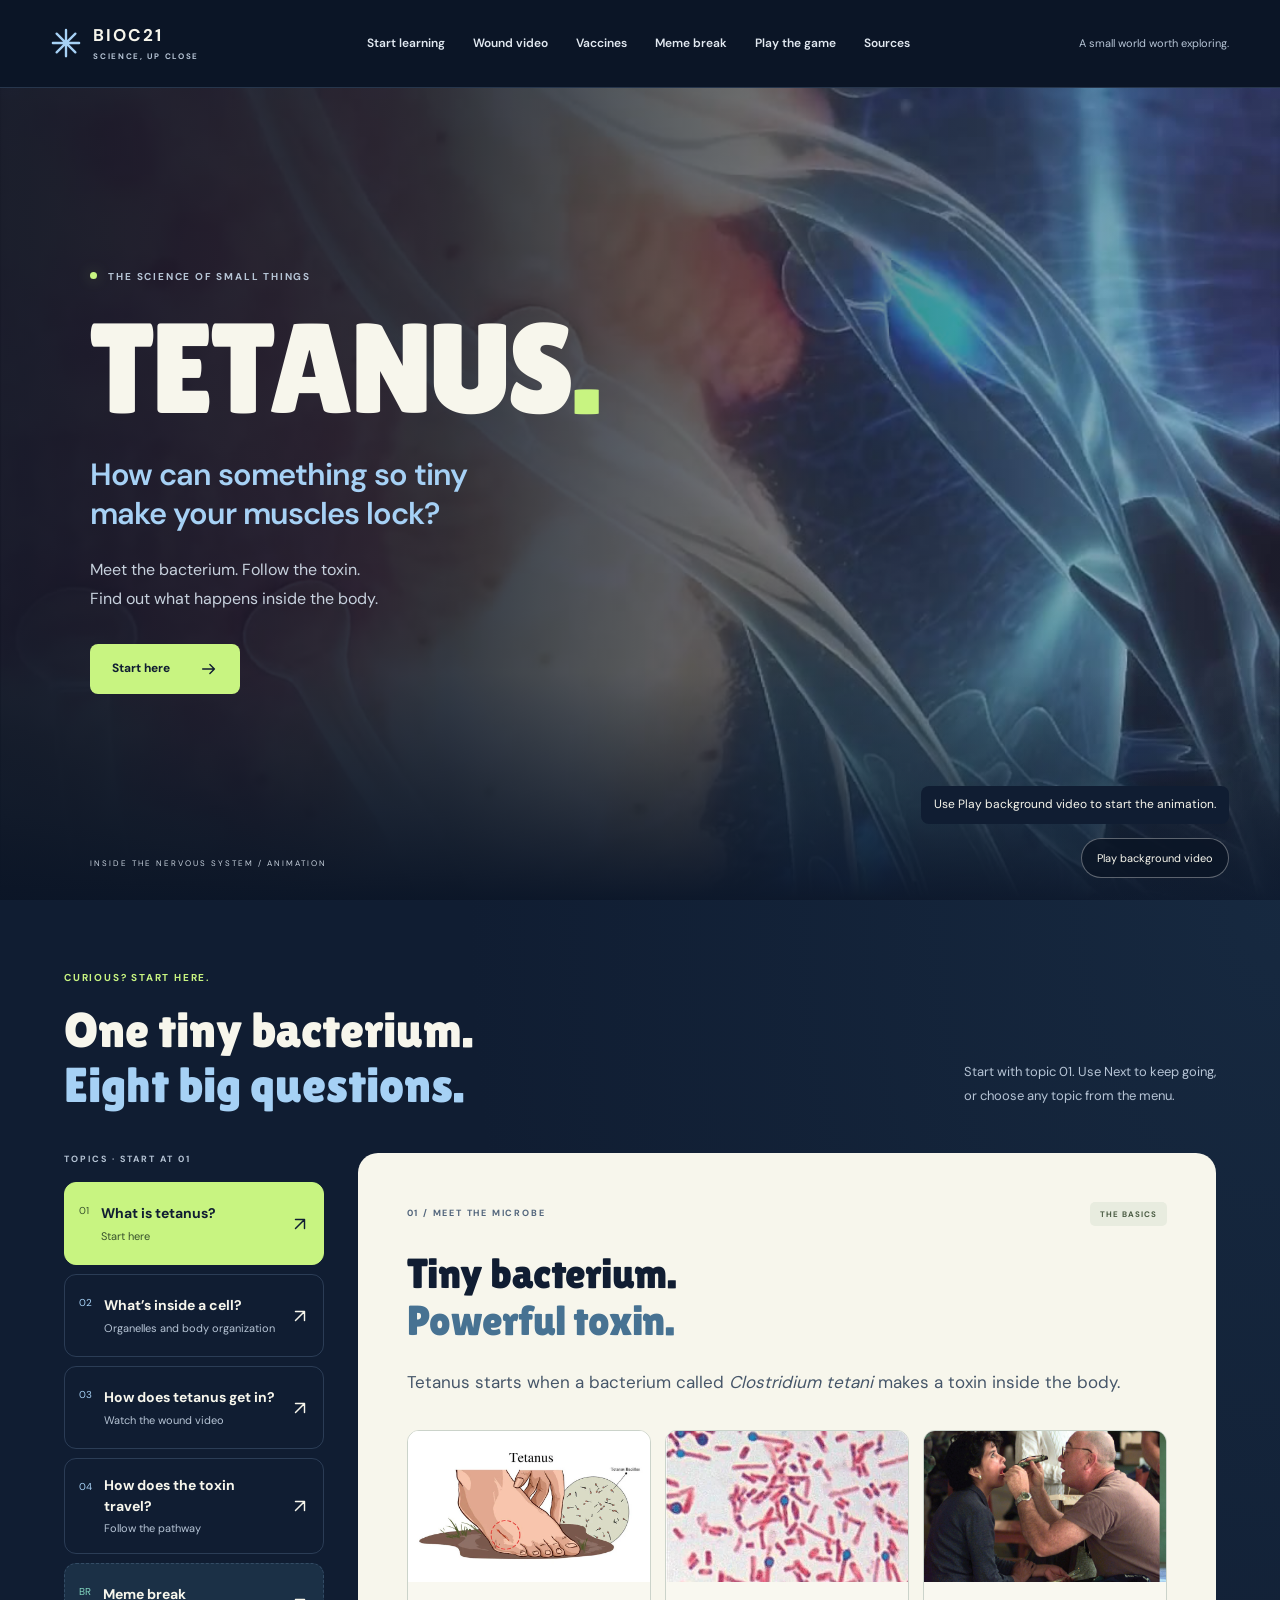
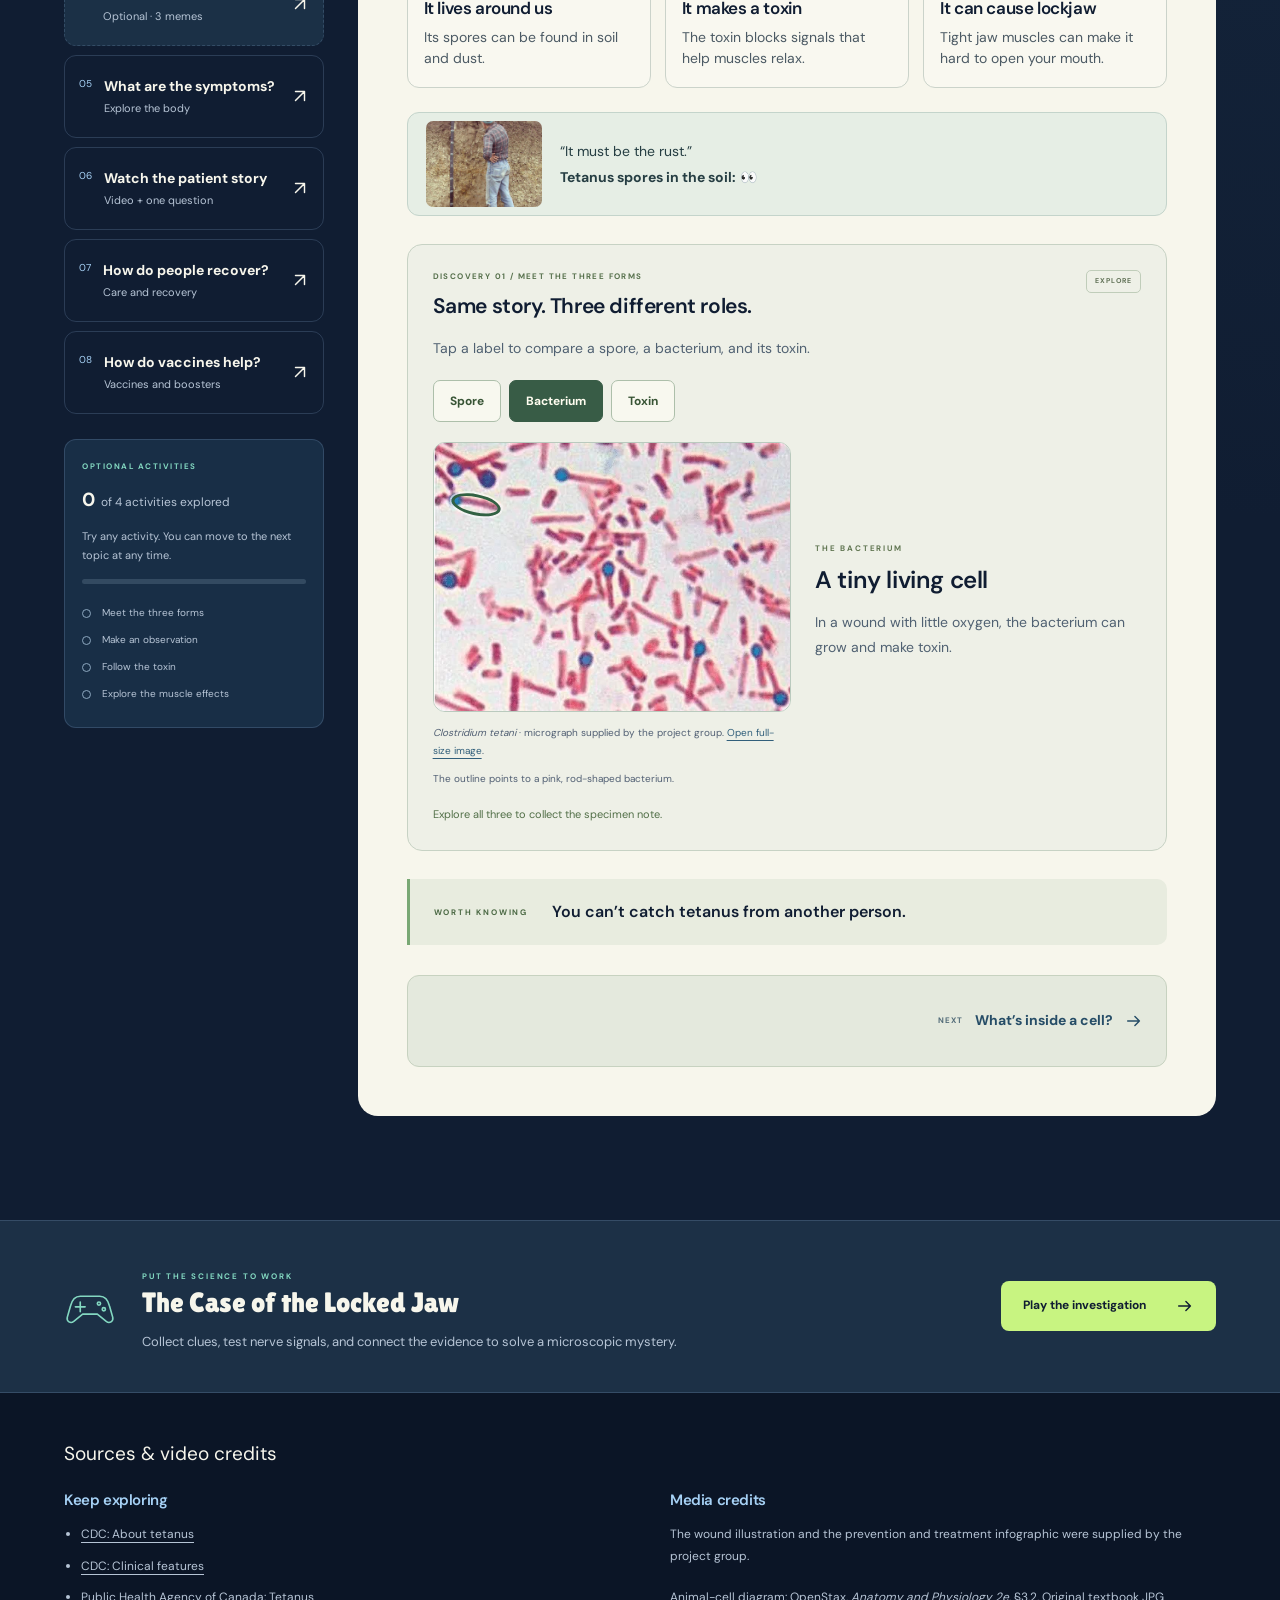
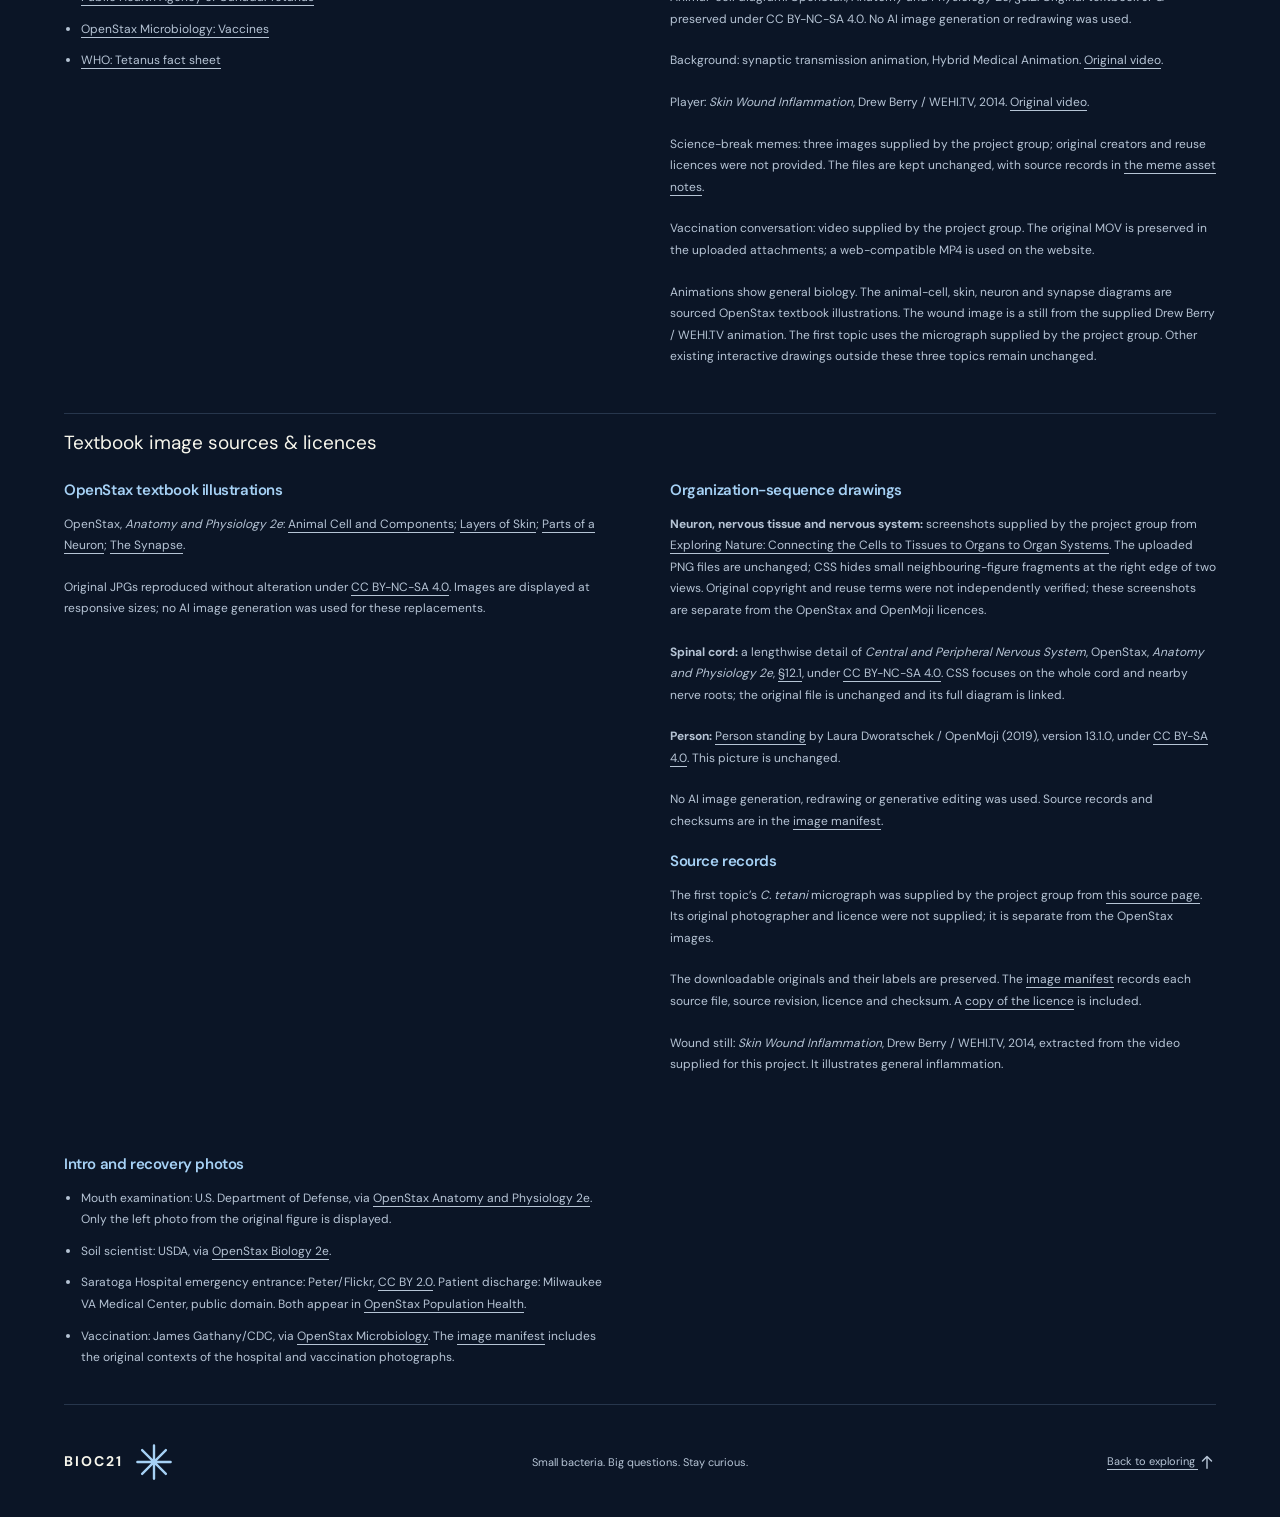
<file: index.html>
<!DOCTYPE html>
<html lang="en">
<head>
  <meta charset="UTF-8">
  <meta name="viewport" content="width=device-width, initial-scale=1.0">
  <meta name="description" content="Small bacteria. Big questions. Explore tetanus through visual explanations, quick facts, and a closer look at the science. A BIOC21 project for grades 7–8.">
  <meta name="theme-color" content="#101d32">
  <title>Tetanus, up close | BIOC21</title>
  <link rel="icon" href="assets/images/icon.svg" type="image/svg+xml">
  <link rel="stylesheet" href="styles.css?v=lesson-memes-2">
  <script src="script.js?v=visible-reading-1" defer></script>
  <script src="activities.js?v=lesson-memes-1" defer></script>
  <script src="reels.js?v=science-break-1" defer></script>
  <script src="doctor-case.js?v=lesson-memes-1" defer></script>
  <script src="cells.js?v=cell-tetanus-diagram-1" defer></script>
</head>
<body>
  <a class="skip-link" href="#explore">Skip to the science</a>
  <header class="site-header">
    <a class="brand" href="#home" aria-label="BIOC21 home"><svg aria-hidden="true" width="30" height="30" viewBox="0 0 32 32"><path d="M16 2v28M2 16h28M6 6l20 20M6 26L26 6" fill="none" stroke="currentColor" stroke-width="2.5" stroke-linecap="round"/></svg><span>BIOC21<span class="brand-subtitle">SCIENCE, UP CLOSE</span></span></a>
    <nav aria-label="Main navigation"><a href="#about">Start learning</a><a href="#watch">Wound video</a><a href="#vaccination">Vaccines</a><a href="#reels">Meme break</a><a href="games/locked-jaw/index.html">Play the game</a><a href="#sources">Sources</a></nav>
    <span class="header-note">A small world worth exploring.</span>
  </header>

  <main>
    <section class="hero" id="home" aria-labelledby="hero-title">
      <div class="hero-background" aria-hidden="true" inert><video id="background-video" muted loop playsinline preload="none" poster="assets/images/synaptic-poster.jpg" data-src="assets/videos/synaptic-background.mp4" tabindex="-1"></video></div>
      <div class="hero-shade"></div>
      <div class="hero-content"><p class="eyebrow"><span class="status-dot"></span> THE SCIENCE OF SMALL THINGS</p><h1 id="hero-title">TETANUS<span class="title-period">.</span></h1><p class="hero-question">How can something so tiny<br>make your muscles lock?</p><p class="hero-subtitle">Meet the bacterium. Follow the toxin.<br>Find out what happens inside the body.</p><a class="button button-lime" href="#about">Start here <svg class="arrow" aria-hidden="true" viewBox="0 0 20 20"><path d="M3 10h13m-5-5 5 5-5 5"/></svg></a></div>
      <span class="hero-label">INSIDE THE NERVOUS SYSTEM / ANIMATION</span>
      <button class="motion-toggle" id="motion-toggle" type="button" aria-pressed="false" hidden>Play background video</button><p class="video-status" id="background-status" role="status"></p>
    </section>

    <section class="explorer" id="explore" aria-labelledby="explore-title">
      <div class="explorer-heading"><div><p class="eyebrow">CURIOUS? START HERE.</p><h2 id="explore-title">One tiny bacterium.<br><span>Eight big questions.</span></h2></div><p>Start with topic 01. Use Next to keep going,<br>or choose any topic from the menu.</p></div>
      <div class="explorer-layout">
        <aside class="topic-sidebar" aria-label="Choose a science topic">
          <p class="sidebar-label">TOPICS · START AT 01</p>
          <div class="topic-navigation" aria-label="Science topics">
            <a class="topic-link" id="tab-about" href="#about" data-topic="about"><span class="topic-number">01</span><span>What is tetanus?<small>Start here</small></span><svg class="topic-arrow" aria-hidden="true" viewBox="0 0 20 20"><path d="m5 15 10-10M5 5h10v10"/></svg></a>
            <a class="topic-link" id="tab-cells" href="#cells" data-topic="cells"><span class="topic-number">02</span><span>What’s inside a cell?<small>Organelles and body organization</small></span><svg class="topic-arrow" aria-hidden="true" viewBox="0 0 20 20"><path d="m5 15 10-10M5 5h10v10"/></svg></a>
            <a class="topic-link" id="tab-watch" href="#watch" data-topic="watch"><span class="topic-number">03</span><span>How does tetanus get in?<small>Watch the wound video</small></span><svg class="topic-arrow" aria-hidden="true" viewBox="0 0 20 20"><path d="m5 15 10-10M5 5h10v10"/></svg></a>
            <a class="topic-link" id="tab-transmission" href="#transmission" data-topic="transmission"><span class="topic-number">04</span><span>How does the toxin travel?<small>Follow the pathway</small></span><svg class="topic-arrow" aria-hidden="true" viewBox="0 0 20 20"><path d="m5 15 10-10M5 5h10v10"/></svg></a>
            <a class="topic-link break-topic" id="tab-reels" href="#reels" data-topic="reels"><span class="topic-number">BR</span><span>Meme break<small>Optional · 3 memes</small></span><svg class="topic-arrow" aria-hidden="true" viewBox="0 0 20 20"><path d="m5 15 10-10M5 5h10v10"/></svg></a>
            <a class="topic-link" id="tab-symptoms" href="#symptoms" data-topic="symptoms"><span class="topic-number">05</span><span>What are the symptoms?<small>Explore the body</small></span><svg class="topic-arrow" aria-hidden="true" viewBox="0 0 20 20"><path d="m5 15 10-10M5 5h10v10"/></svg></a>
            <a class="topic-link" id="tab-doctor-patient" href="#doctor-patient" data-topic="doctor-patient"><span class="topic-number">06</span><span>Watch the patient story<small>Video + one question</small></span><svg class="topic-arrow" aria-hidden="true" viewBox="0 0 20 20"><path d="m5 15 10-10M5 5h10v10"/></svg></a>
            <a class="topic-link" id="tab-recovery" href="#recovery" data-topic="recovery"><span class="topic-number">07</span><span>How do people recover?<small>Care and recovery</small></span><svg class="topic-arrow" aria-hidden="true" viewBox="0 0 20 20"><path d="m5 15 10-10M5 5h10v10"/></svg></a>
            <a class="topic-link" id="tab-vaccination" href="#vaccination" data-topic="vaccination"><span class="topic-number">08</span><span>How do vaccines help?<small>Vaccines and boosters</small></span><svg class="topic-arrow" aria-hidden="true" viewBox="0 0 20 20"><path d="m5 15 10-10M5 5h10v10"/></svg></a>
          </div>
          <div class="discovery-passport" id="discovery-passport" hidden>
            <span class="mini-label">OPTIONAL ACTIVITIES</span>
            <p><strong id="discovery-count">0</strong> of 4 activities explored</p>
            <p class="passport-help">Try any activity. You can move to the next topic at any time.</p>
            <progress id="discovery-meter" max="4" value="0" aria-label="Activities explored"></progress>
            <ul><li data-discovery="microbe">Meet the three forms</li><li data-discovery="observation">Make an observation</li><li data-discovery="route">Follow the toxin</li><li data-discovery="body">Explore the muscle effects</li></ul>
            <span id="discovery-status" class="sr-only" role="status"></span>
          </div>
          <div class="sidebar-note"><svg aria-hidden="true" width="38" height="38" viewBox="0 0 32 32"><path d="M16 2v28M2 16h28M6 6l20 20M6 26L26 6" fill="none" stroke="currentColor" stroke-width="2" stroke-linecap="round"/></svg><p>Small steps.<br>Big discoveries.</p></div>
        </aside>

        <div class="topic-content">
          <article class="topic-panel" id="about" aria-labelledby="about-title">
            <div class="panel-heading"><span class="topic-tag">01 / MEET THE MICROBE</span><span class="reading-tag">THE BASICS</span></div>
            <h2 id="about-title">Tiny bacterium.<br><span>Powerful toxin.</span></h2>
            <p class="panel-intro">Tetanus starts when a bacterium called <i>Clostridium tetani</i> makes a toxin inside the body.</p>
            <div class="fact-grid">
              <div class="fact-card"><div class="fact-art"><img class="supplied-wound-photo" src="assets/images/tetanus-wound-supplied.png" width="800" height="525" alt="A cut on a bare foot touches soil, with tetanus bacteria shown in a magnified circle."></div><div class="fact-copy"><h3>It lives around us</h3><p>Its spores can be found in soil and dust.</p></div></div>
              <div class="fact-card"><div class="fact-art"><img src="assets/images/sourced/user-tetanus-micrograph.png" width="471" height="354" alt="Clostridium tetani bacteria under a microscope."></div><div class="fact-copy"><h3>It makes a toxin</h3><p>The toxin blocks signals that help muscles relax.</p></div></div>
              <div class="fact-card"><div class="fact-art"><img src="assets/images/sourced/openstax-mouth-exam.jpg" width="1399" height="479" alt="A clinician examines a patient’s open mouth." class="mouth-exam-photo"></div><div class="fact-copy"><h3>It can cause lockjaw</h3><p>Tight jaw muscles can make it hard to open your mouth.</p></div></div>
            </div>
            <figure class="topic-meme soil-meme">
              <img src="assets/images/sourced/openstax-soil-scientist.jpg" width="544" height="692" alt="A scientist standing in a deep soil pit.">
              <figcaption><p>“It must be the rust.”</p><p><strong>Tetanus spores in the soil:</strong> <span aria-hidden="true">👀</span><span class="sr-only">Looking sideways</span></p></figcaption>
            </figure>
            <section class="activity specimen-activity" data-activity="microbe" aria-labelledby="specimen-title">
              <div class="activity-heading"><div><span class="activity-tag">DISCOVERY 01 / MEET THE THREE FORMS</span><h3 id="specimen-title">Same story. Three different roles.</h3></div><span class="activity-badge" data-activity-badge="microbe">EXPLORE</span></div>
              <p class="activity-instruction">Tap a label to compare a spore, a bacterium, and its toxin.</p>
              <div class="activity-controls specimen-controls" role="group" aria-label="Inspect a specimen" hidden><button type="button" data-specimen="spore" aria-pressed="false">Spore</button><button type="button" data-specimen="bacterium" aria-pressed="true">Bacterium</button><button type="button" data-specimen="toxin" aria-pressed="false">Toxin</button></div>
              <div class="specimen-display"><figure class="specimen-micrograph"><div id="specimen-model" class="micrograph-frame"><img src="assets/images/sourced/user-tetanus-micrograph.png" alt="User-provided Clostridium tetani micrograph showing pink rod-shaped bacteria and round blue terminal spores" width="471" height="354"><span class="micrograph-marker marker-bacterium" data-specimen-art="bacterium" aria-hidden="true"></span><span class="micrograph-marker marker-spore" data-specimen-art="spore" aria-hidden="true" hidden></span><span class="micrograph-toxin-note" data-specimen-art="toxin" hidden>Toxin is not visible in this micrograph.</span></div><figcaption><i>Clostridium tetani</i> · micrograph supplied by the project group. <a href="assets/images/sourced/user-tetanus-micrograph.png" target="_blank" rel="noopener noreferrer">Open full-size image</a>.</figcaption></figure><div class="specimen-note" id="specimen-note" role="status"><span class="mini-label">THE BACTERIUM</span><h3>A tiny living cell</h3><p>In a wound with little oxygen, the bacterium can grow and make toxin.</p></div></div>
              <p class="illustration-note micrograph-cue" id="micrograph-cue">The outline points to a pink, rod-shaped bacterium.</p>
              <p class="activity-status" id="specimen-progress">Explore all three to collect the specimen note.</p>
              <noscript><p class="activity-fallback"><strong>Spore:</strong> a tough resting form. <strong>Bacterium:</strong> a living cell that can grow and make toxin. <strong>Toxin:</strong> the poison that travels along nerves.</p></noscript>
            </section>
            <div class="quick-note"><span class="note-label">WORTH KNOWING</span><p>You can’t catch tetanus from another person.</p></div>
            <div class="concept-bridge"><nav class="topic-flow" aria-label="Continue learning"><a class="next-topic" href="#cells"><span>NEXT</span>What’s inside a cell? <svg class="arrow" aria-hidden="true" viewBox="0 0 20 20"><path d="M3 10h13m-5-5 5 5-5 5"/></svg></a></nav></div>
          </article>

          <article class="topic-panel cells-panel" id="cells" aria-labelledby="cells-title">
            <div class="panel-heading"><span class="topic-tag">02 / INSIDE AN ANIMAL CELL</span><span class="reading-tag">CELL PARTS &amp; NERVE SIGNALS</span></div>
            <h2 id="cells-title">Meet the cell.<br><span>Follow the message.</span></h2>
            <p class="panel-intro">Your body is built from cells. Learn what their parts do, then see how tetanus toxin can change nerve-cell messages and muscle movement.</p>
            <p class="cell-introduction"><strong>Cell theory:</strong> living things are made of cells; the cell is the basic unit of life; and new cells come from existing cells.</p>
            <section class="cell-explorer" aria-labelledby="cell-explorer-title">
              <h3 id="cell-explorer-title">Explore the cell—and the tetanus connection.</h3>
              <p>A <strong>neuron</strong> is a specialized animal cell. Its long axon carries signals, and its endings release chemical messengers. Use this diagram to explore the cell parts involved as toxin travels along nerves and changes signalling in “braking” nerve cells near the spinal cord and brainstem.</p>
              <p class="cell-instruction">Choose a cell part to see its job. Switch to With tetanus toxin, then use the numbered markers on the diagram to explore its nerve-cell connections.</p>
              <div class="activity-controls cell-signal-controls" id="cell-signal-controls" role="group" aria-label="Choose normal cell jobs or tetanus connections" hidden><button type="button" data-cell-signal="normal" aria-pressed="true">Normal cell jobs</button><button type="button" data-cell-signal="toxin" aria-pressed="false">With tetanus toxin</button></div>
              <div class="activity-controls cell-part-controls" id="cell-part-controls" role="group" aria-label="Choose a cell part" hidden></div>
              <figure class="cell-diagram"><div class="cell-diagram-workspace" id="cell-diagram-workspace" data-signal="normal"><div class="cell-diagram-frame"><img src="assets/images/sourced/openstax-animal-cell.jpg" alt="OpenStax labelled animal-cell diagram showing the cell membrane, cytoplasm, nucleus, mitochondria, ribosomes, endoplasmic reticulum, Golgi apparatus, vacuole, lysosomes, vesicles and cytoskeletal fibres" width="813" height="645"><div class="cell-highlights" id="cell-highlights" aria-hidden="true"></div><div class="cell-tetanus-hotspots" id="cell-tetanus-hotspots" role="group" aria-label="Tetanus connections on the cell diagram" hidden></div></div><aside class="cell-diagram-notes" aria-label="Selected cell part and tetanus connection"><dl class="cell-part-notes" id="cell-part-notes" aria-live="polite" aria-atomic="true">
                <div id="cell-part-membrane" data-cell-part="membrane" data-highlight="82,40,7,13"><dt>Cell membrane</dt><dd>A thin, flexible boundary. It controls what enters and leaves the cell. In nerve endings, messenger vesicles join with this membrane to release chemical messages.</dd><dd class="cell-tetanus-note"><strong>Blocked messenger release</strong>In braking nerve cells, messenger vesicles cannot fuse normally with this membrane. Less inhibitory messenger leaves the cell, so motor nerve cells receive less braking.</dd></div>
                <div id="cell-part-cytoplasm" data-cell-part="cytoplasm" data-highlight="30,83,6,5"><dt>Cytoplasm</dt><dd>The material inside the cell membrane, including the fluid around the organelles. Many cell reactions happen here.</dd><dd class="cell-tetanus-note"><strong>Where the toxin acts</strong>The toxin’s active part works inside the cytoplasm of braking nerve cells. It cuts a protein that vesicles need to release their chemical messengers.</dd></div>
                <div id="cell-part-nucleus" data-cell-part="nucleus" data-highlight="33,54,25,27"><dt>Nucleus</dt><dd>Contains most of the cell’s DNA: instructions for making proteins and directing cell activities. The smaller nucleolus helps make parts of ribosomes.</dd><dd class="cell-tetanus-note"><strong>Normal support role</strong>DNA provides instructions for cell proteins. The message-blocking action shown in this model acts on a vesicle-release protein; it does not change the cell’s DNA.</dd></div>
                <div id="cell-part-mitochondria" data-cell-part="mitochondria" data-highlight="50,15,13,14"><dt>Mitochondria</dt><dd>Release usable energy from nutrients through cellular respiration. They make ATP, an energy-carrying molecule that supports cell work, including nerve-cell activity.</dd><dd class="cell-tetanus-note"><strong>Normal support role</strong>Nerve cells need ATP for transport and signalling. This model highlights blocked messenger release rather than showing mitochondria as a direct toxin target.</dd></div>
                <div id="cell-part-ribosomes" data-cell-part="ribosomes" data-highlight="35,37,6,7"><dt>Ribosomes</dt><dd>Build proteins using instructions copied from DNA. Some float in the cytoplasm; others sit on the rough endoplasmic reticulum.</dd><dd class="cell-tetanus-note"><strong>Normal support role</strong>Ribosomes make the proteins a nerve cell needs. The toxin action highlighted here concerns a protein used for vesicle release, not damage to the ribosomes themselves.</dd></div>
                <div id="cell-part-vacuole" data-cell-part="vacuole" data-highlight="39,85,13,9"><dt>Vacuole</dt><dd>A storage compartment for materials such as water. Animal cells can have small vacuoles; plant cells usually have one large central vacuole.</dd><dd class="cell-tetanus-note"><strong>Compare the storage packets</strong>A vacuole’s normal job is storage. The small synaptic vesicles that hold nerve messengers are a different type of compartment: choose Vesicles to explore them.</dd></div>
                <div id="cell-part-er-golgi" data-cell-part="er-golgi" data-highlight="39,33,15,9;26,74,18,15"><dt>ER and Golgi apparatus</dt><dd>The endoplasmic reticulum (ER) helps make and move cell materials. Rough ER helps process proteins; smooth ER helps make lipids. The Golgi modifies, sorts and packages materials into vesicles.</dd><dd class="cell-tetanus-note"><strong>Before a message is released</strong>The ER and Golgi normally help make, process and package cell materials. The tetanus change modelled here happens when nerve-messenger vesicles need to release their contents.</dd></div>
                <div id="cell-part-lysosomes" data-cell-part="lysosomes" data-highlight="72.8,62,4,5"><dt>Lysosomes</dt><dd>Contain enzymes that break down worn-out cell parts and other materials. This helps the cell recycle useful building materials.</dd><dd class="cell-tetanus-note"><strong>Normal support role</strong>Lysosomes help recycle cell materials. The toxin action highlighted in this model is blocked release from messenger vesicles, not destruction of lysosomes.</dd></div>
                <div id="cell-part-vesicles" data-cell-part="vesicles" data-highlight="65.5,77,7,9"><dt>Vesicles</dt><dd>Small membrane-bound packets that carry materials. In nerve endings, synaptic vesicles store chemical messengers. Releasing those messengers lets nerve cells communicate.</dd><dd class="cell-tetanus-note"><strong>The release step is blocked</strong>In braking nerve cells, toxin cuts a protein that messenger vesicles need to join with the cell membrane. Less inhibitory messenger is released, which can lead to muscle stiffness and spasms.</dd></div>
                <div id="cell-part-cytoskeleton" data-cell-part="cytoskeleton" data-highlight="66,33,10,17"><dt>Cytoskeleton</dt><dd>A network of protein fibres that supports cell shape and movement. Microtubules can act as tracks for moving materials, including vesicles, along a nerve cell’s axon.</dd><dd class="cell-tetanus-note"><strong>Transport along a nerve cell</strong>Packets containing toxin can travel along microtubule tracks in an axon toward the spinal cord and brainstem. These tracks explain transport; the model does not show them being destroyed.</dd></div>
              </dl></aside><p class="cell-diagram-result" id="cell-diagram-result" role="status">Normal nerve-cell signalling: vesicles release inhibitory messengers that help control motor nerve cells and allow muscles to relax.</p></div><figcaption><strong>Generalized animal cell.</strong> OpenStax, <i>Anatomy and Physiology 2e</i>, §3.2. A textbook drawing, not a micrograph. The original image is unchanged. Outlines and numbered labels are website annotations connecting these structures to their roles in specialized nerve cells. <a href="https://openstax.org/books/anatomy-and-physiology-2e/pages/3-2-the-cytoplasm-and-cellular-organelles" target="_blank" rel="noopener noreferrer">Source</a> · <a href="https://creativecommons.org/licenses/by-nc-sa/4.0/" target="_blank" rel="noopener noreferrer">CC BY-NC-SA 4.0</a> · <a href="assets/images/sourced/openstax-animal-cell.jpg" target="_blank" rel="noopener noreferrer">Open full-size diagram</a></figcaption><p class="cell-mechanism-note">More precisely, tetanus toxin cuts a vesicle-associated protein called synaptobrevin (VAMP). This prevents normal release of inhibitory messengers such as GABA and glycine. The model simplifies this process; it is not a live view of a cell.</p><p class="cell-diagram-source"><a class="text-link" href="https://openstax.org/books/microbiology/pages/26-2-bacterial-diseases-of-the-nervous-system" target="_blank" rel="noopener noreferrer">Nerve-signalling source: OpenStax Microbiology</a></p><noscript><p class="cell-comparison"><strong>With tetanus toxin:</strong> in braking nerve cells, toxin cuts a protein needed for messenger vesicles to fuse with the membrane. Less inhibitory messenger is released, which can cause muscle stiffness and spasms. Read each part’s connection beside the diagram.</p></noscript></figure>
              <p class="cell-comparison"><strong>What about plant cells?</strong> They share many of these parts. Plant cells also have a cell wall; green plant cells have chloroplasts for photosynthesis, and most plant cells have a large central vacuole. Human cells have no cell wall or chloroplasts.</p>
              <p class="cell-comparison"><strong>And the bacterium?</strong> <i>C. tetani</i> is a single-celled organism. It has a membrane, cytoplasm and ribosomes, but no nucleus or other membrane-bound organelles. This animal-cell diagram represents the kind of cells in your body.</p>
            </section>
            <div class="cell-meme-checks">
              <section class="activity meme-check" id="meme-mitochondria" aria-labelledby="meme-mitochondria-title">
                <div class="meme-check-post">
                  <h3 id="meme-mitochondria-title">While they’re out partying BTW</h3>
                  <img class="meme-check-image" src="assets/memes/mitochondria.jpg" width="500" height="500" alt="Meme showing a cutaway illustration of a mitochondrion." loading="lazy">
                  <div class="meme-dialogue">
                    <p><strong>Mitochondria:</strong> “I’m literally carrying this entire cell with my ATP production. 💪⚡”</p>
                    <p><strong>Tetanus toxin:</strong> Disrupting nerve-cell communication.</p>
                    <p><strong>Mitochondria:</strong> “And y’all are out partying BTW?!” 😭💀</p>
                  </div>
                </div>
                <form class="lesson-quiz" data-meme-check="C">
                  <fieldset disabled>
                    <legend>Why are mitochondria important for nerve cells, even when tetanus toxin disrupts their communication?</legend>
                    <label class="quiz-choice"><input type="radio" name="meme-mitochondria-answer" value="A"><span class="quiz-choice-letter" aria-hidden="true">A</span><span>They make neurotransmitters that destroy the toxin.</span></label>
                    <label class="quiz-choice"><input type="radio" name="meme-mitochondria-answer" value="B"><span class="quiz-choice-letter" aria-hidden="true">B</span><span>They stop the toxin from entering the nerve cell.</span></label>
                    <label class="quiz-choice"><input type="radio" name="meme-mitochondria-answer" value="C"><span class="quiz-choice-letter" aria-hidden="true">C</span><span>They make ATP, which gives the cell energy to work and communicate.</span></label>
                    <label class="quiz-choice"><input type="radio" name="meme-mitochondria-answer" value="D"><span class="quiz-choice-letter" aria-hidden="true">D</span><span>They store the cell’s DNA instructions for releasing neurotransmitters.</span></label>
                  </fieldset>
                  <button class="activity-action" type="submit" disabled hidden>Check answer</button>
                  <div class="quiz-feedback" role="status" aria-atomic="true"><div hidden><p></p></div></div>
                  <p class="meme-check-answer" data-meme-answer><strong>Answer C.</strong> <span>Mitochondria make ATP to power cell work. Tetanus toxin disrupts how some nerve cells release messages.</span></p>
                </form>
              </section>
              <section class="activity meme-check" id="meme-vesicle-release" aria-labelledby="meme-vesicle-release-title">
                <div class="meme-check-post">
                  <h3 id="meme-vesicle-release-title">The math ain’t mathing</h3>
                  <img class="meme-check-image" src="assets/memes/math-lady.jpg" width="390" height="255" alt="Four panels of a puzzled woman surrounded by math equations." loading="lazy">
                  <div class="meme-dialogue">
                    <p><strong>Neuron:</strong> Neurotransmitters? ✅ Vesicles? ✅ Release? ❌</p>
                    <p><strong>Neuron:</strong> “The math ain’t mathing.” 😭</p>
                  </div>
                </div>
                <form class="lesson-quiz" data-meme-check="A">
                  <fieldset disabled>
                    <legend>Why can’t the neurotransmitters leave the nerve cell normally?</legend>
                    <label class="quiz-choice"><input type="radio" name="meme-vesicle-release-answer" value="A"><span class="quiz-choice-letter" aria-hidden="true">A</span><span>Vesicles can’t join with the cell membrane properly.</span></label>
                    <label class="quiz-choice"><input type="radio" name="meme-vesicle-release-answer" value="B"><span class="quiz-choice-letter" aria-hidden="true">B</span><span>The nucleus has disappeared.</span></label>
                    <label class="quiz-choice"><input type="radio" name="meme-vesicle-release-answer" value="C"><span class="quiz-choice-letter" aria-hidden="true">C</span><span>The cell has stopped making DNA.</span></label>
                    <label class="quiz-choice"><input type="radio" name="meme-vesicle-release-answer" value="D"><span class="quiz-choice-letter" aria-hidden="true">D</span><span>The neurotransmitters have turned into ATP.</span></label>
                  </fieldset>
                  <button class="activity-action" type="submit" disabled hidden>Check answer</button>
                  <div class="quiz-feedback" role="status" aria-atomic="true"><div hidden><p></p></div></div>
                  <p class="meme-check-answer" data-meme-answer><strong>Answer A.</strong> <span>The toxin stops message-carrying vesicles from joining with the cell membrane, so their chemical messages can’t be released normally.</span></p>
                </form>
              </section>
            </div>
            <section class="cell-organization" id="cell-organization" aria-labelledby="cell-organization-title">
              <h3 id="cell-organization-title">How does one cell connect to your whole body?</h3>
              <p>Organelles work inside cells. Specialized cells work together in tissues, organs and organ systems. Follow one example through your nervous system:</p>
              <ol class="organization-path"><li><span>CELL</span><h4>Neuron</h4><a class="organization-picture organization-picture--exploring-neuron" href="assets/images/sourced/exploringnature-neuron.png" target="_blank" rel="noopener noreferrer" aria-label="Open original Neuron image"><span class="organization-image-crop"><img src="assets/images/sourced/exploringnature-neuron.png" alt="Exploring Nature drawing of a neuron, with a cell body and branching nerve processes" width="170" height="136" loading="lazy"></span></a><p>A specialized animal cell that receives and passes on signals.</p></li><li><span>TISSUE</span><h4>Nervous tissue</h4><a class="organization-picture" href="assets/images/sourced/exploringnature-nervous-tissue.png" target="_blank" rel="noopener noreferrer" aria-label="Open original Nervous tissue image"><span class="organization-image-crop"><img src="assets/images/sourced/exploringnature-nervous-tissue.png" alt="Exploring Nature drawing labelled Nervous Tissue, showing interconnected nerve-cell structures" width="143" height="113" loading="lazy"></span></a><p>Nerve cells and support cells work together to handle information.</p></li><li><span>ORGAN</span><h4>Spinal cord</h4><a class="organization-picture organization-picture--cord-lengthwise" href="assets/images/sourced/organization-nervous-system.jpg" target="_blank" rel="noopener noreferrer" aria-label="Open original Spinal cord image"><span class="organization-image-crop"><img src="assets/images/sourced/organization-nervous-system.jpg" alt="Lengthwise view of the full spinal cord from its upper end to its tapered lower end, with nearby nerve roots" width="841" height="760" loading="lazy"></span></a><small class="organization-view-label">Lengthwise view</small><p>An organ containing nervous tissue that carries signals and helps control reflexes.</p></li><li><span>ORGAN SYSTEM</span><h4>Nervous system</h4><a class="organization-picture organization-picture--exploring-system" href="assets/images/sourced/exploringnature-nervous-system.png" target="_blank" rel="noopener noreferrer" aria-label="Open original Nervous system image"><span class="organization-image-crop"><img src="assets/images/sourced/exploringnature-nervous-system.png" alt="Exploring Nature drawing of a person’s nervous system, including the brain, spinal cord and peripheral nerves" width="86" height="176" loading="lazy"></span></a><p>The brain, spinal cord and nerves coordinate body activity.</p></li><li><span>ORGANISM</span><h4>You</h4><a class="organization-picture" href="assets/images/sourced/organization-person.svg" target="_blank" rel="noopener noreferrer" aria-label="Open original Person standing (1F9CD) image"><span class="organization-image-crop"><img src="assets/images/sourced/organization-person.svg" alt="Simple human-drawn standing-person symbol representing the whole organism" width="72" height="72" loading="lazy"></span></a><p>Your organ systems work together so you can move, breathe and respond.</p></li></ol><p class="organization-picture-credit">Drawings are not to scale. Select a picture to open its original. Illustrations: Exploring Nature (project-supplied images), OpenStax, and Laura Dworatschek / OpenMoji. <a href="#organization-image-credits">Image credits and licences</a>.</p>
              <p class="cell-organization-link"><strong>Connect it to tetanus:</strong> blocked vesicle release in individual nerve cells changes signalling in nervous tissue. Disrupted nerve control then affects muscle tissue, causing stiffness and spasms. Nervous and muscular systems depend on each other.</p>
            </section>
            <div class="concept-bridge"><p>Cell parts make communication possible. Next, see how a wound can let tetanus spores into the body.</p><nav class="topic-flow" aria-label="Continue learning"><a class="previous-topic" href="#about" aria-label="Back to What is tetanus?">← Back</a><a class="next-topic" href="#watch"><span>NEXT</span>How does tetanus get in? <svg class="arrow" aria-hidden="true" viewBox="0 0 20 20"><path d="M3 10h13m-5-5 5 5-5 5"/></svg></a></nav></div>
          </article>

          <article class="topic-panel" id="watch" aria-labelledby="watch-title">
            <div class="panel-heading"><span class="topic-tag">03 / SEE THE SCIENCE</span><span class="reading-tag">1 MIN 36 SEC</span></div>
            <h2 id="watch-title">What happens<br><span>under the skin?</span></h2>
            <p class="panel-intro">Spores are all around us, but intact skin is a barrier. Zoom in on an injury to see how the body responds when that barrier breaks.</p>
            <div class="watch-prompt"><span class="mini-label">SOMETHING TO LOOK FOR</span><p>How does the damaged area change as the body responds?</p></div>
            <div class="video-frame"><video id="explainer-video" data-error-target="#explainer-error" controls playsinline preload="metadata" poster="assets/images/wound-poster.jpg" aria-label="Skin wound inflammation, narrated animation" aria-describedby="watch-caption"><source src="assets/videos/wound-inflammation.mp4" type="video/mp4">Your browser does not support HTML video. <a href="assets/videos/wound-inflammation.mp4">Download the video</a>.</video><p class="media-error" id="explainer-error" role="status" hidden>The video could not load. <a href="assets/videos/wound-inflammation.mp4">Open the video file</a>.</p></div>
            <p class="watch-caption" id="watch-caption"><strong>Skin Wound Inflammation</strong> · Drew Berry / WEHI.TV, 2014. This is a general wound-inflammation animation, not a tetanus-specific animation.</p>
            <section class="deeper information-section source-diagram" aria-labelledby="skin-barrier-title"><h3 class="information-heading" id="skin-barrier-title">The skin barrier up close</h3><figure class="sourced-figure"><img src="assets/images/sourced/openstax-skin-layers.jpg" alt="OpenStax cross-section showing the epidermis, dermis, underlying fatty tissue, glands, blood vessels and nerves" width="2391" height="1873" loading="lazy"><figcaption><strong>Layers of Skin.</strong> OpenStax, <i>Anatomy and Physiology 2e</i>. This drawing shows intact skin, not a tetanus-infected wound. <a href="https://openstax.org/books/anatomy-and-physiology-2e/pages/5-1-layers-of-the-skin" target="_blank" rel="noopener noreferrer">Source</a> · <a href="https://creativecommons.org/licenses/by-nc-sa/4.0/" target="_blank" rel="noopener noreferrer">CC BY-NC-SA 4.0</a> · <a href="assets/images/sourced/openstax-skin-layers.jpg" target="_blank" rel="noopener noreferrer">Open full-size image</a></figcaption></figure></section>
            <section class="activity observation-activity" data-activity="observation" aria-labelledby="observation-title">
              <div class="activity-heading"><div><span class="activity-tag">DISCOVERY 02 / MAKE AN OBSERVATION</span><h3 id="observation-title">Watch like a scientist.</h3></div><span class="activity-badge" data-activity-badge="observation">EXPLORE</span></div>
              <p class="activity-instruction">Optional: write one change you noticed in the video. How could a break in the skin let spores enter?</p>
              <form id="observation-form" hidden><label for="observation-input">My observation or connection</label><textarea id="observation-input" rows="3" maxlength="600" placeholder="I noticed… This could connect to tetanus because…" aria-describedby="observation-privacy"></textarea><p id="observation-privacy" class="illustration-note">Your note stays on this page and clears on refresh. It is not sent anywhere or automatically graded.</p><button type="submit" class="activity-action" id="compare-observation" disabled>Show a science explanation</button></form>
              <div id="observation-comparison" class="observation-comparison" hidden><span class="mini-label">THE SCIENCE CONNECTION</span><h3>Broken skin can be a doorway.</h3><p>Damage to the skin can give environmental spores a way into the body. The animation shows general inflammation; it does not show tetanus toxin travelling through nerves.</p><p class="observation-reflection">Compare this with your own idea. You can edit your note and revisit the comparison.</p></div>
              <p class="activity-status" id="observation-status" role="status"></p>
              <noscript><p class="activity-fallback">Think about how broken skin could let environmental spores enter. The animation shows general inflammation, not the toxin’s nerve journey.</p></noscript>
            </section>
            <section class="deeper information-section" id="animation-connection" aria-labelledby="animation-connection-title"><h3 class="information-heading" id="animation-connection-title">Connect the animation to tetanus</h3><div class="details-body"><p>A wound can give spores a way into the body. If conditions allow tetanus bacteria to grow, they can make toxin. The animation illustrates a general response to injury; it does not show tetanus toxin travelling through nerves.</p><a class="text-link" href="#transmission">Revisit the toxin’s journey</a></div></section>
            <div class="concept-bridge"><p>A wound can let spores enter. Next, follow how the toxin affects nerves.</p><p class="optional-break">Want a break? <a href="#reel-small-cut">Try the small-cut meme</a>.</p><nav class="topic-flow" aria-label="Continue learning"><a class="previous-topic" href="#cells" aria-label="Back to What’s inside a cell?">← Back</a><a class="next-topic" href="#transmission"><span>NEXT</span>How does the toxin travel? <svg class="arrow" aria-hidden="true" viewBox="0 0 20 20"><path d="M3 10h13m-5-5 5 5-5 5"/></svg></a></nav></div>
          </article>

          <article class="topic-panel" id="transmission" aria-labelledby="transmission-title">
            <div class="panel-heading"><span class="topic-tag">04 / FROM WOUND TO NERVE</span><span class="reading-tag">FOLLOW THE PATH</span></div>
            <h2 id="transmission-title">The bacteria stay.<br><span>The toxin travels.</span></h2>
            <p class="panel-intro">Follow the toxin from a wound to the nerves that control your muscles.</p>
            <section class="activity route-activity" data-activity="route" aria-labelledby="route-title">
              <div class="activity-heading"><div><span class="activity-tag">DISCOVERY 03 / FOLLOW THE TOXIN</span><h3 id="route-title">Follow the four stops</h3></div><span class="activity-badge" data-activity-badge="route">EXPLORE</span></div>
              <p class="activity-instruction">Tap a stop for a closer look.</p>
              <ol class="pathway"><li><button type="button" class="pathway-stop" data-route-stop="0" aria-pressed="false" disabled><span class="step-number">01</span><img src="assets/images/sourced/openstax-skin-layers.jpg" alt="OpenStax illustration of intact skin layers, showing the barrier a wound can break" loading="lazy"><strong>Spores get in</strong><span class="pathway-summary">A cut or puncture lets spores enter.</span></button></li><li><button type="button" class="pathway-stop" data-route-stop="1" aria-pressed="false" disabled><span class="step-number">02</span><img src="assets/images/wound-poster.jpg" alt="Still from Drew Berry’s 2014 wound inflammation animation, showing an injured skin surface; not tetanus-specific" loading="lazy"><strong>Bacteria make toxin</strong><span class="pathway-summary">Bacteria can grow in a wound with little oxygen.</span></button></li><li><button type="button" class="pathway-stop" data-route-stop="2" aria-pressed="false" disabled><span class="step-number">03</span><img src="assets/images/sourced/openstax-neuron.jpg" alt="OpenStax illustration of a neuron with labelled cell body, axon, myelin and synapses" loading="lazy"><strong>Toxin travels</strong><span class="pathway-summary">It moves along nerves.</span></button></li><li><button type="button" class="pathway-stop" data-route-stop="3" aria-pressed="false" disabled><span class="step-number">04</span><img src="assets/images/sourced/openstax-synapse.jpg" alt="OpenStax diagram of a normal chemical synapse, with neurotransmitter-containing vesicles and a synaptic cleft" loading="lazy"><strong>Muscles stay tight</strong><span class="pathway-summary">The toxin blocks signals that help muscles relax.</span></button></li></ol>
              <div class="route-note" id="route-note" role="status" hidden><h3></h3><p></p></div><p class="activity-status" id="route-progress" hidden>0 of 4 stops inspected</p><figure class="sourced-figure route-detail" id="route-detail" hidden><img id="route-detail-image" alt=""><figcaption><span id="route-detail-caption"></span> <a id="route-detail-source" target="_blank" rel="noopener noreferrer">Source</a> <span id="route-detail-license-wrapper">· <a id="route-detail-license" target="_blank" rel="noopener noreferrer">Licence</a></span> · <a id="route-detail-full" target="_blank" rel="noopener noreferrer">Open full-size image</a></figcaption></figure>
            </section>
            <section class="activity meme-check meme-check-wide" id="nervous-system" aria-labelledby="nervous-system-title">
              <div class="meme-check-post">
                <h3 id="nervous-system-title">POV: Tetanus toxin enters the chat</h3>
                <img class="meme-check-image" src="assets/memes/happy-cat.gif" width="640" height="630" alt="Close-up of a wide-eyed tabby cat with its mouth open." loading="lazy">
                <div class="meme-dialogue">
                  <p><strong>Nerve cell:</strong> “Bro, I was so close to sending it!”</p>
                  <p><strong>Tetanus toxin:</strong> “Ahhh, almost, almost.” 😭</p>
                </div>
              </div>
              <form class="lesson-quiz" data-meme-check="B">
                <fieldset disabled>
                  <legend>Why can’t the nerve cell send its message normally?</legend>
                  <label class="quiz-choice"><input type="radio" name="nervous-system-answer" value="A"><span class="quiz-choice-letter" aria-hidden="true">A</span><span>The nucleus loses all its DNA.</span></label>
                  <label class="quiz-choice"><input type="radio" name="nervous-system-answer" value="B"><span class="quiz-choice-letter" aria-hidden="true">B</span><span>The toxin blocks the release of chemical messages.</span></label>
                  <label class="quiz-choice"><input type="radio" name="nervous-system-answer" value="C"><span class="quiz-choice-letter" aria-hidden="true">C</span><span>The mitochondria stop producing energy.</span></label>
                  <label class="quiz-choice"><input type="radio" name="nervous-system-answer" value="D"><span class="quiz-choice-letter" aria-hidden="true">D</span><span>The cell membrane disappears.</span></label>
                </fieldset>
                <button class="activity-action" type="submit" disabled hidden>Check answer</button>
                <div class="quiz-feedback" role="status" aria-atomic="true"><div hidden><p></p></div></div>
                <p class="meme-check-answer" data-meme-answer><strong>Answer B.</strong> <span>The toxin blocks messages that help muscles relax. Without those messages, muscles can stay tight or spasm.</span></p>
              </form>
            </section>
            <section class="deeper information-section" id="tissues" aria-labelledby="tissues-title"><h3 class="information-heading" id="tissues-title">Which tissues does tetanus affect?</h3><div class="details-body"><dl class="definition-grid"><div><dt>Nervous tissue</dt><dd>The toxin’s main target. It disrupts signals that help muscles relax.</dd></div><div><dt>Muscle tissue</dt><dd>Muscles respond to the disrupted signals. Facial muscles, other skeletal muscles, and breathing muscles can be affected.</dd></div><div><dt>Damaged tissue</dt><dd>Low-oxygen areas in a wound can let <i>C. tetani</i> grow and make toxin.</dd></div></dl></div></section>
            <section class="deeper information-section" id="science-words" aria-labelledby="science-words-title"><h3 class="information-heading" id="science-words-title">What do these science words mean?</h3><div class="details-body"><dl class="definition-grid"><div><dt>Tetanospasmin</dt><dd>The scientific name for tetanus toxin.</dd></div><div><dt>Motor neuron</dt><dd>A nerve cell that helps tell muscles to move. The toxin enters the endings of these cells.</dd></div><div><dt>Anaerobic</dt><dd>Without oxygen. Tetanus bacteria grow in low-oxygen conditions.</dd></div></dl></div></section>
            <div class="concept-bridge"><p class="optional-break">Want a break? <a href="#reel-built-different">Try the “built differently” meme</a>.</p><nav class="topic-flow" aria-label="Continue learning"><a class="previous-topic" href="#watch" aria-label="Back to How does tetanus get in?">← Back</a><a class="next-topic" href="#symptoms"><span>NEXT</span>What are the symptoms? <svg class="arrow" aria-hidden="true" viewBox="0 0 20 20"><path d="M3 10h13m-5-5 5 5-5 5"/></svg></a></nav></div>
          </article>



          <article class="topic-panel reels-panel" id="reels" aria-labelledby="reels-title">
            <div class="reels-heading"><div><span class="topic-tag">A QUICK SCIENCE BREAK</span><h2 id="reels-title">Pause the scroll.<br><span>Check the science.</span></h2></div><span class="reels-finite-label">3 POSTS / YOUR PACE</span></div>
            <p class="reels-intro" id="reels-help">Read the meme and situation. Choose one answer, then click Check my take. Use Next post or scroll to see another meme.</p>
            <div class="reels-toolbar" id="reels-toolbar" hidden><span id="reels-position" role="status">Post 1 of 3</span><div class="reels-dots" role="group" aria-label="Choose a science break post"><button type="button" data-reel-jump="0" aria-label="Post 1: small wounds" aria-current="true">1</button><button type="button" data-reel-jump="1" aria-label="Post 2: feeling immune">2</button><button type="button" data-reel-jump="2" aria-label="Post 3: vaccination">3</button></div><span id="reels-answered">0 of 3 answered</span></div>
            <div class="reels-feed" id="reels-feed" role="region" aria-label="Three-post science break feed" aria-describedby="reels-help" tabindex="0">
              <article class="reel-post" tabindex="-1" id="reel-small-cut" data-reel="1" data-correct="2" aria-labelledby="reel-title-1">
                <div class="reel-media"><div class="reel-backdrop" style="background-image:url('assets/memes/ignore-it.webp')" aria-hidden="true"></div><div class="reel-media-shade" aria-hidden="true"></div><div class="reel-media-top"><span class="reel-avatar" aria-hidden="true">B</span><span><strong>@bioc21.science</strong><small>SCIENCE BREAK / 01</small></span><span class="reel-image-label">MEME</span></div><img src="assets/memes/ignore-it.webp" alt="Cartoon sheep beside flames with the caption “he tryna ignore it” and crying-face emojis" width="1280" height="720" loading="lazy"><div class="reel-media-caption"><span>SMALL WOUND. BIG ASSUMPTION.</span><h3 id="reel-title-1">“It’s just a small cut.”</h3><a href="assets/memes/ignore-it.webp" target="_blank" rel="noopener noreferrer">View original image<span class="sr-only"> (opens in a new tab)</span></a></div></div>
                <div class="reel-question"><div class="reel-question-top"><span>YOUR TAKE / 01</span><span class="reel-answer-status" data-answer-status="1">NOT ANSWERED</span></div><p class="reel-scenario">A student was running for the bus and accidentally got a puncture wound from something that could have been contaminated with soil. His friend tells him to clean the wound and let a trusted adult know but he says &quot;it&#x27;s just a small cut, it&#x27;s fine.&quot;</p><h3 id="reel-question-1">Is he right to ignore it?</h3><form class="reel-form" data-reel-form="1" aria-labelledby="reel-question-1"><fieldset disabled><legend class="sr-only">Choose one answer</legend><label class="reel-choice"><input type="radio" name="reel-answer-1" value="1"><span class="reel-choice-number" aria-hidden="true">1</span><span>Yes! Small wounds cannot lead to tetanus</span></label><label class="reel-choice"><input type="radio" name="reel-answer-1" value="2"><span class="reel-choice-number" aria-hidden="true">2</span><span>No! Even small wounds can allow tetanus bacteria to enter the body</span></label><label class="reel-choice"><input type="radio" name="reel-answer-1" value="3"><span class="reel-choice-number" aria-hidden="true">3</span><span>Yes! Tetanus only comes from rusty nails</span></label><label class="reel-choice"><input type="radio" name="reel-answer-1" value="4"><span class="reel-choice-number" aria-hidden="true">4</span><span>No! Every small cut automatically causes tetanus</span></label></fieldset><button class="reel-submit" type="submit" disabled hidden>Check my take <svg class="arrow" aria-hidden="true" viewBox="0 0 20 20"><path d="M3 10h13m-5-5 5 5-5 5"/></svg></button></form><div class="reel-feedback" id="reel-feedback-1" role="status" hidden></div><noscript><div class="reel-answer-key"><h4>Science explanation</h4><p><strong>Answer 2.</strong> Even a small puncture wound can let environmental spores enter. Rust itself is not the cause, and a wound does not automatically lead to tetanus. Tell a trusted adult and get appropriate advice about wound care and vaccination history.</p></div></noscript><div class="reel-post-links"><a class="reel-continue" href="#transmission">Continue: follow the toxin <svg class="arrow" aria-hidden="true" viewBox="0 0 20 20"><path d="M3 10h13m-5-5 5 5-5 5"/></svg></a><a class="reel-revisit" href="#watch">Revisit the wound explanation</a></div></div>
              </article>
              <article class="reel-post" tabindex="-1" id="reel-built-different" data-reel="2" data-correct="2" aria-labelledby="reel-title-2">
                <div class="reel-media"><div class="reel-backdrop" style="background-image:url('assets/memes/built-different.jpg')" aria-hidden="true"></div><div class="reel-media-shade" aria-hidden="true"></div><div class="reel-media-top"><span class="reel-avatar" aria-hidden="true">B</span><span><strong>@bioc21.science</strong><small>SCIENCE BREAK / 02</small></span><span class="reel-image-label">MEME</span></div><img src="assets/memes/built-different.jpg" alt="Basketball player on an outdoor court with the caption “he thinks he’s him” and crying-face emojis" width="1004" height="872" loading="lazy"><div class="reel-media-caption"><span>CONFIDENCE ISN’T A VACCINATION RECORD.</span><h3 id="reel-title-2">“My immune system is built differently.”</h3><a href="assets/memes/built-different.jpg" target="_blank" rel="noopener noreferrer">View original image<span class="sr-only"> (opens in a new tab)</span></a></div></div>
                <div class="reel-question"><div class="reel-question-top"><span>YOUR TAKE / 02</span><span class="reel-answer-status" data-answer-status="2">NOT ANSWERED</span></div><p class="reel-scenario">A student falls while playing soccer outside and gets a puncture wound from a dirty object. His friend tells him to clean the wound and tell an adult, but he responds, &quot;Relax, my immune system is built differently. Nothing can happen to me.&quot;</p><h3 id="reel-question-2">Is he right?</h3><form class="reel-form" data-reel-form="2" aria-labelledby="reel-question-2"><fieldset disabled><legend class="sr-only">Choose one answer</legend><label class="reel-choice"><input type="radio" name="reel-answer-2" value="1"><span class="reel-choice-number" aria-hidden="true">1</span><span>Yes! A strong immune system makes you completely immune to tetanus</span></label><label class="reel-choice"><input type="radio" name="reel-answer-2" value="2"><span class="reel-choice-number" aria-hidden="true">2</span><span>No! Anyone can be at risk of tetanus if bacteria enter through a wound</span></label><label class="reel-choice"><input type="radio" name="reel-answer-2" value="3"><span class="reel-choice-number" aria-hidden="true">3</span><span>Yes! Only people with weak immune systems get tetanus</span></label><label class="reel-choice"><input type="radio" name="reel-answer-2" value="4"><span class="reel-choice-number" aria-hidden="true">4</span><span>No! Tetanus only affects adults</span></label></fieldset><button class="reel-submit" type="submit" disabled hidden>Check my take <svg class="arrow" aria-hidden="true" viewBox="0 0 20 20"><path d="M3 10h13m-5-5 5 5-5 5"/></svg></button></form><div class="reel-feedback" id="reel-feedback-2" role="status" hidden></div><noscript><div class="reel-answer-key"><h4>Science explanation</h4><p><strong>Answer 2.</strong> Feeling strong or healthy does not guarantee protection against tetanus. Children and adults can be affected. A contaminated wound deserves attention, and vaccination history matters. Risk does not mean every wound will cause illness.</p></div></noscript><div class="reel-post-links"><a class="reel-continue" href="#symptoms">Continue: connect the symptoms <svg class="arrow" aria-hidden="true" viewBox="0 0 20 20"><path d="M3 10h13m-5-5 5 5-5 5"/></svg></a><a class="reel-revisit" href="#transmission">Revisit the toxin pathway</a></div></div>
              </article>
              <article class="reel-post" tabindex="-1" id="reel-vaccination" data-reel="3" data-correct="2" aria-labelledby="reel-title-3">
                <div class="reel-media"><div class="reel-backdrop" style="background-image:url('assets/memes/vaccination-choice.jpg')" aria-hidden="true"></div><div class="reel-media-shade" aria-hidden="true"></div><div class="reel-media-top"><span class="reel-avatar" aria-hidden="true">B</span><span><strong>@bioc21.science</strong><small>SCIENCE BREAK / 03</small></span><span class="reel-image-label">MEME</span></div><img src="assets/memes/vaccination-choice.jpg" alt="Black-and-white meme portrait of a smiling man with the caption “bro is on to nothing”" width="320" height="180" loading="lazy"><div class="reel-media-caption"><span>A LITTLE IMMUNE PREPARATION GOES A LONG WAY.</span><h3 id="reel-title-3">“Nah, vaccines are unnecessary.”</h3><a href="assets/memes/vaccination-choice.jpg" target="_blank" rel="noopener noreferrer">View original image<span class="sr-only"> (opens in a new tab)</span></a></div></div>
                <div class="reel-question"><div class="reel-question-top"><span>YOUR TAKE / 03</span><span class="reel-answer-status" data-answer-status="3">NOT ANSWERED</span></div><p class="reel-scenario">A student accidentally gets a dirty wound while playing outside. His friend tells him to clean it and check his vaccination status. He says, &quot;Nah, vaccines are unnecessary. I&#x27;m good.&quot;</p><h3 id="reel-question-3">Which statement about tetanus vaccination is correct?</h3><form class="reel-form" data-reel-form="3" aria-labelledby="reel-question-3"><fieldset disabled><legend class="sr-only">Choose one answer</legend><label class="reel-choice"><input type="radio" name="reel-answer-3" value="1"><span class="reel-choice-number" aria-hidden="true">1</span><span>You only need one dose for your entire life</span></label><label class="reel-choice"><input type="radio" name="reel-answer-3" value="2"><span class="reel-choice-number" aria-hidden="true">2</span><span>Tetanus vaccination helps protect against the effects of the tetanus toxin</span></label><label class="reel-choice"><input type="radio" name="reel-answer-3" value="3"><span class="reel-choice-number" aria-hidden="true">3</span><span>Vaccines make it impossible to get any infection</span></label><label class="reel-choice"><input type="radio" name="reel-answer-3" value="4"><span class="reel-choice-number" aria-hidden="true">4</span><span>Vaccines are only needed after someone develops tetanus</span></label></fieldset><button class="reel-submit" type="submit" disabled hidden>Check my take <svg class="arrow" aria-hidden="true" viewBox="0 0 20 20"><path d="M3 10h13m-5-5 5 5-5 5"/></svg></button></form><div class="reel-feedback" id="reel-feedback-3" role="status" hidden></div><noscript><div class="reel-answer-key"><h4>Science explanation</h4><p><strong>Answer 2.</strong> Tetanus vaccination helps the immune system build protection against the toxin. Recommended doses and boosters help maintain that protection. It does not prevent every infection or replace appropriate care for a wound.</p></div></noscript><div class="reel-post-links"><a class="reel-continue" href="games/locked-jaw/index.html">Continue: take on the Locked Jaw case <svg class="arrow" aria-hidden="true" viewBox="0 0 20 20"><path d="M3 10h13m-5-5 5 5-5 5"/></svg></a><a class="reel-revisit" href="#vaccination">Revisit vaccination and immune memory</a></div></div>
              </article>
            </div>
            <div class="reels-bottom-nav" id="reels-bottom-nav" hidden><button type="button" id="reels-previous" disabled>Previous post</button><p>No timer. Check a take, then keep exploring.</p><button type="button" id="reels-next">Next post</button></div>
            <p class="reels-credit">Meme images supplied by the project group. These are fictional learning scenarios. For a real wound, involve a trusted adult and get appropriate healthcare advice.</p>
          </article>

          <article class="topic-panel" id="symptoms" aria-labelledby="symptoms-title">
            <div class="panel-heading"><span class="topic-tag">05 / SPOT THE SIGNS</span><span class="reading-tag">THE BODY’S RESPONSE</span></div>
            <h2 id="symptoms-title">When muscles can’t<br><span>get the “relax” message.</span></h2>
            <p class="panel-intro">We’ve seen how toxin disrupts nerve braking. The result can be painful stiffness and muscle spasms: tightenings a person does not choose to make.</p>
            <section class="activity body-activity" data-activity="body" aria-labelledby="body-activity-title"><div class="activity-heading"><div><span class="activity-tag">DISCOVERY 04 / CONNECT THE SYMPTOMS</span><h3 id="body-activity-title">Follow a nerve problem to a muscle effect.</h3></div><span class="activity-badge" data-activity-badge="body">EXPLORE</span></div><p class="activity-instruction">Click a numbered spot to learn what happens to those muscles. Each effect connects to changed nerve signals.</p>
            <div class="symptom-visual"><div class="body-illustration"><div class="body-map"><svg role="img" aria-label="Simplified body diagram highlighting the jaw, neck, and abdomen" viewBox="0 0 260 360" width="260" height="360"><circle cx="130" cy="53" r="33"/><path d="M114 85v23l-46 17-21 105 24 6 23-79v99l-13 86h29l20-78 20 78h29l-13-86v-99l23 79 24-6-21-105-46-17V85"/><circle class="body-marker" cx="143" cy="73" r="12"/><circle class="body-marker" cx="130" cy="115" r="12"/><circle class="body-marker" cx="130" cy="206" r="17"/><path class="body-line" d="M143 73h61M130 115h74M130 206h74"/></svg><div class="body-hotspots" role="group" aria-label="Explore a muscle area" hidden><button type="button" class="body-hotspot hotspot-jaw" data-body-area="jaw" aria-label="Explore jaw muscles" aria-pressed="false"><span aria-hidden="true">1</span></button><button type="button" class="body-hotspot hotspot-neck" data-body-area="neck" aria-label="Explore neck and throat muscles" aria-pressed="false"><span aria-hidden="true">2</span></button><button type="button" class="body-hotspot hotspot-abdomen" data-body-area="abdomen" aria-label="Explore abdominal muscles" aria-pressed="false"><span aria-hidden="true">3</span></button></div></div><span>Simplified illustration</span></div><div class="symptom-cards"><div data-body-card="jaw"><span class="symptom-index">01 / JAW</span><h3>A tight jaw</h3><p>Opening the mouth may become difficult. That’s why tetanus is called “lockjaw.”</p><p class="body-connection">Connect it to the nerve: disrupted control can keep jaw muscles tight even when the wound is elsewhere.</p></div><div data-body-card="neck"><span class="symptom-index">02 / NECK &amp; THROAT</span><h3>Swallowing gets hard</h3><p>Stiff muscles can make swallowing difficult.</p><p class="body-connection">Connect it to the nerve: the toxin changes signals controlling muscles; it does not need to be in the throat itself.</p></div><div data-body-card="abdomen"><span class="symptom-index">03 / MUSCLES</span><h3>Stiffness &amp; spasms</h3><p>Painful spasms can happen in the abdomen and other muscles.</p><p class="body-connection">Connect it to the nerve: without normal braking, muscles can receive excessive activating signals.</p></div></div></div>
              <p class="activity-status" id="body-progress" role="status">Explore the jaw, neck and throat, and abdomen.</p></section>
            <div class="timing-note"><strong>3–21 days</strong><p>Symptoms usually begin in this range after exposure, often around 8 days. Timing varies.</p></div>
            <section class="deeper information-section" id="other-symptoms" aria-labelledby="other-symptoms-title"><h3 class="information-heading" id="other-symptoms-title">Other symptoms and serious complications</h3><div class="details-body"><h4>Other signs can include</h4><p>Headache, fever, sweating, seizures (jerking or staring), and changes in blood pressure or heart rate.</p><h4>When the illness becomes severe</h4><ul><li><strong>Breathing difficulties:</strong> breathing muscles or vocal cords can tighten. Tightening of the vocal cords is called <i>laryngospasm</i>.</li><li><strong>Broken bones:</strong> very strong spasms can cause fractures.</li><li><strong>Lung problems:</strong> complications can include a blood clot blocking a lung blood vessel (<i>pulmonary embolism</i>), or infection after saliva or vomit enters the lungs (<i>aspiration pneumonia</i>).</li></ul></div></section>
            <p class="care-note"><strong>Tetanus is a medical emergency.</strong> Trouble breathing or swallowing with suspected tetanus needs urgent medical care.</p>
            <div class="concept-bridge"><p>You’ve explored the muscle effects. Next, listen for those clues in a patient’s story.</p><nav class="topic-flow" aria-label="Continue learning"><a class="previous-topic" href="#transmission" aria-label="Back to How does the toxin travel?">← Back</a><a class="next-topic" href="#doctor-patient"><span>NEXT</span>Watch the patient story <svg class="arrow" aria-hidden="true" viewBox="0 0 20 20"><path d="M3 10h13m-5-5 5 5-5 5"/></svg></a></nav></div>
          </article>

          <article class="topic-panel doctor-case-panel" id="doctor-patient" aria-labelledby="doctor-patient-title">
            <div class="panel-heading"><span class="topic-tag">06 / LISTEN FOR THE CLUES</span><span class="reading-tag">57 SEC / WATCH &amp; CHOOSE</span></div>
            <h2 id="doctor-patient-title">A patient’s story.<br><span>What would you notice?</span></h2>
            <p class="panel-intro">Listen for how the patient got hurt and which muscles were affected.</p>
            <figure class="doctor-case-media">
              <div class="video-frame"><video id="doctor-patient-video" data-error-target="#doctor-patient-video-error" controls playsinline preload="metadata" poster="assets/images/doctor-patient-poster.jpg" width="1920" height="1080" aria-label="Doctor–patient conversation about tetanus" aria-describedby="doctor-patient-caption"><source src="assets/videos/doctor-patient-interaction.mp4" type="video/mp4">Your browser does not support HTML video. <a href="assets/videos/doctor-patient-interaction.mp4">Open the video file</a>.</video><p class="media-error" id="doctor-patient-video-error" role="status" hidden>The video could not load. <a href="assets/videos/doctor-patient-interaction.mp4">Open the video file</a>.</p></div>
              <figcaption id="doctor-patient-caption"><strong>Doctor–patient interaction</strong> · BIOC21 project group · 57 seconds. Watch the conversation, then answer the question below.</figcaption>
            </figure>
            <section class="deeper information-section" id="tetanus-types" aria-labelledby="tetanus-types-reminder"><h3 class="information-heading" id="tetanus-types-reminder">Compare the four types of tetanus</h3><div class="details-body"><dl class="definition-grid">
                <div><dt>Generalized</dt><dd>The most common type. Tightness and spasms affect several body areas.</dd></div>
                <div><dt>Localized</dt><dd>Tightness and spasms stay near the wound. This type can become generalized.</dd></div>
                <div><dt>Cephalic</dt><dd>A rare type that affects nerves in the head, often after a head injury.</dd></div>
                <div><dt>Neonatal</dt><dd>Affects newborns. Spores can enter through the umbilical cord stump.</dd></div>
              </dl></div></section>
            <section class="activity doctor-case-activity" aria-labelledby="doctor-case-question">
              <div class="activity-heading"><div><span class="activity-tag">YOUR TURN / CONNECT THE CASE</span><h3 id="doctor-case-question">Which type of tetanus does the patient have?</h3></div><span class="activity-badge" id="doctor-case-badge">CHOOSE &amp; CHECK</span></div>
              <p class="activity-instruction" id="doctor-case-instruction">Choose one answer, then check it.</p>
              <form class="lesson-quiz" id="doctor-case-form">
                <fieldset disabled aria-describedby="doctor-case-instruction"><legend class="sr-only">Which type of tetanus does the patient have?</legend>
                  <label class="quiz-choice"><input type="radio" name="doctor-case-type" value="generalized" required><span class="quiz-choice-letter" aria-hidden="true">A</span><span>Generalized tetanus</span></label>
                  <label class="quiz-choice"><input type="radio" name="doctor-case-type" value="localized" required><span class="quiz-choice-letter" aria-hidden="true">B</span><span>Localized tetanus</span></label>
                  <label class="quiz-choice"><input type="radio" name="doctor-case-type" value="cephalic" required><span class="quiz-choice-letter" aria-hidden="true">C</span><span>Cephalic tetanus</span></label>
                  <label class="quiz-choice"><input type="radio" name="doctor-case-type" value="neonatal" required><span class="quiz-choice-letter" aria-hidden="true">D</span><span>Neonatal tetanus</span></label>
                </fieldset>
                <button class="activity-action" type="submit" disabled hidden>Check my answer</button>
              </form>
              <div class="quiz-feedback" id="doctor-case-feedback" role="status" aria-live="polite" aria-atomic="true"><div hidden><h4 id="doctor-case-feedback-title"></h4><p id="doctor-case-feedback-text"></p></div></div>
              <noscript><section class="deeper information-section" aria-labelledby="doctor-answer-title"><h4 class="information-heading" id="doctor-answer-title">Answer and explanation</h4><div class="details-body"><p><strong>Generalized tetanus.</strong> This form involves stiffness and spasms across multiple body regions. The toxin disrupts nerve signals that help muscles relax.</p></div></section></noscript>
            </section>
            <div class="concept-bridge"><nav class="topic-flow" aria-label="Continue learning"><a class="previous-topic" href="#symptoms" aria-label="Back to What are the symptoms?">← Back</a><a class="next-topic" href="#recovery"><span>NEXT</span>How do people recover? <svg class="arrow" aria-hidden="true" viewBox="0 0 20 20"><path d="M3 10h13m-5-5 5 5-5 5"/></svg></a></nav></div>
          </article>

          <article class="topic-panel" id="recovery" aria-labelledby="recovery-title">
            <div class="panel-heading"><span class="topic-tag">07 / CARE &amp; RECOVERY</span><span class="reading-tag">LOOKING AHEAD</span></div>
            <h2 id="recovery-title">Recovery is possible.<br><span>It takes time and care.</span></h2>
            <p class="panel-intro">Tetanus is serious and needs hospital treatment right away.</p>
            <ol class="recovery-path fact-grid">
              <li class="fact-card"><div class="fact-art"><img src="assets/images/sourced/openstax-hospital-emergency.jpg" width="1050" height="700" alt="The entrance to a hospital emergency department." loading="lazy"></div><div class="fact-copy"><h3>Get hospital care</h3><p>Doctors treat the infection and help control muscle spasms.</p></div></li>
              <li class="fact-card"><div class="fact-art"><img src="assets/images/sourced/openstax-hospital-discharge.jpg" width="1052" height="700" alt="Hospital staff see a patient off after a long hospital stay." loading="lazy"></div><div class="fact-copy"><h3>Give it time</h3><p>Full recovery can take several months.</p></div></li>
              <li class="fact-card"><div class="fact-art"><img src="assets/images/sourced/openstax-vaccination-photo.jpg" width="500" height="492" alt="A healthcare professional gives a vaccination in the upper arm." loading="lazy"></div><div class="fact-copy"><h3>Stay protected</h3><p>Vaccination still matters after recovery.</p></div></li>
            </ol>
            <section class="deeper information-section" id="recovery-factors" aria-labelledby="recovery-factors-title"><h3 class="information-heading" id="recovery-factors-title">What affects recovery?</h3><div class="details-body"><p>Recovery depends on the person’s age, how severe the illness is, and how quickly treatment starts.</p></div></section>
            <section class="deeper information-section" id="prevention-and-treatment" aria-labelledby="prevention-and-treatment-title"><h3 class="information-heading" id="prevention-and-treatment-title">Prevention and treatment infographic</h3><div class="details-body"><figure class="care-infographic">
                <a href="assets/images/tetanus-prevention-care-supplied.png" target="_blank" rel="noopener noreferrer"><img src="assets/images/tetanus-prevention-care-supplied.png" alt="Infographic comparing tetanus, long-term protection from vaccination, and short-term protection from urgent treatment." width="572" height="1024" loading="lazy"><span class="sr-only">Open the full-size infographic in a new tab</span></a>
                <figcaption>Illustration supplied by the project group. A vaccine prepares your body ahead of time. After a risky wound, a healthcare professional can decide if urgent treatment is needed.</figcaption>
              </figure></div></section>
            <div class="concept-bridge"><nav class="topic-flow" aria-label="Continue learning"><a class="previous-topic" href="#doctor-patient" aria-label="Back to Watch the patient story">← Back</a><a class="next-topic" href="#vaccination"><span>NEXT</span>How do vaccines help? <svg class="arrow" aria-hidden="true" viewBox="0 0 20 20"><path d="M3 10h13m-5-5 5 5-5 5"/></svg></a></nav></div>
          </article>

          <article class="topic-panel vaccination-panel" id="vaccination" aria-labelledby="vaccination-title">
            <div class="panel-heading"><span class="topic-tag">08 / PREPARE BEFORE EXPOSURE</span><span class="reading-tag">VACCINES &amp; BOOSTERS</span></div>
            <h2 id="vaccination-title">Give your immune system<br><span>a head start.</span></h2>
            <p class="panel-intro">The tetanus vaccine helps your body get ready to block the toxin.</p>
            <div class="vaccination-feature">
              <figure class="vaccination-video-card"><div class="vaccination-video-frame"><video id="vaccination-video" data-error-target="#vaccination-video-error" controls playsinline preload="metadata" poster="assets/images/vaccination-conversation-poster.png" width="480" height="854" aria-label="Short vaccination conversation supplied by the project group" aria-describedby="vaccination-video-caption"><source src="assets/videos/vaccination-conversation.mp4" type="video/mp4">Your browser does not support HTML video. <a href="assets/videos/vaccination-conversation.mp4">Open the video file</a>.</video><p class="media-error" id="vaccination-video-error" role="status" hidden>The video could not load. <a href="assets/videos/vaccination-conversation.mp4">Open the video file</a>.</p></div><figcaption id="vaccination-video-caption">A conversation starter from the project group · 14 seconds · sound available.</figcaption></figure>
              <section class="activity vaccine-explainer" id="personal-vaccination" aria-labelledby="vaccine-activity-title">
                <div class="activity-heading"><h3 id="vaccine-activity-title">How the vaccine helps</h3></div>
                <p>The shot gives your body a safe practice round. Afterward, your body is better prepared to stop the real toxin before it can harm your nerves.</p>
                <p><strong>Protection can fade.</strong> Boosters help keep it up to date.</p>
                <section class="deeper information-section" id="vaccine-explanation" aria-labelledby="vaccine-explanation-title"><h4 class="information-heading" id="vaccine-explanation-title">What happens during practice?</h4><div class="details-body"><p>Your body sees a harmless form of the toxin, called a <strong>toxoid</strong>. It learns to make <strong>antibodies</strong>, proteins that can grab and block the real toxin.</p></div></section>
                <p class="vaccine-next-step">Ask a trusted adult to help you <a href="https://www.ontario.ca/page/vaccines" target="_blank" rel="noopener noreferrer">check if your shots are up to date<span class="sr-only"> (opens in a new tab)</span></a>.</p>
              </section>
            </div>
            <div class="concept-bridge"><p class="optional-break">Want a break? <a href="#reel-vaccination">Try the vaccination meme</a>.</p><nav class="topic-flow" aria-label="Continue learning"><a class="previous-topic" href="#recovery" aria-label="Back to How do people recover?">← Back</a><a class="next-topic" href="games/locked-jaw/index.html"><span>NEXT</span>Play the Locked Jaw game <svg class="arrow" aria-hidden="true" viewBox="0 0 20 20"><path d="M3 10h13m-5-5 5 5-5 5"/></svg></a></nav></div>
          </article>
        </div>
      </div>
    </section>

    <section class="game-banner" id="game" aria-labelledby="game-title"><svg aria-hidden="true" width="52" height="42" viewBox="0 0 64 48"><path d="M20 12h24c7 0 10 4 12 12l4 14c1 5-4 8-8 5L41 34H23l-11 9c-4 3-9 0-8-5l4-14c2-8 5-12 12-12Z"/><path d="M20 19v12m-6-6h12"/><circle cx="43" cy="21" r="2"/><circle cx="49" cy="28" r="2"/></svg><div><span class="eyebrow">PUT THE SCIENCE TO WORK</span><h2 id="game-title">The Case of the Locked Jaw</h2><p>Collect clues, test nerve signals, and connect the evidence to solve a microscopic mystery.</p></div><a class="button button-lime game-launch" href="games/locked-jaw/index.html">Play the investigation <svg class="arrow" aria-hidden="true" viewBox="0 0 20 20"><path d="M3 10h13m-5-5 5 5-5 5"/></svg></a></section>
    <section class="reference-area" aria-label="Sources and project information"><section class="reference-section" id="sources" aria-labelledby="sources-title"><h2 id="sources-title">Sources &amp; video credits</h2><div class="reference-grid"><div><h3>Keep exploring</h3><ul><li><a href="https://www.cdc.gov/tetanus/about/index.html" target="_blank" rel="noopener noreferrer">CDC: About tetanus<span class="sr-only"> (opens in a new tab)</span></a></li><li><a href="https://www.cdc.gov/tetanus/hcp/clinical-signs/index.html" target="_blank" rel="noopener noreferrer">CDC: Clinical features<span class="sr-only"> (opens in a new tab)</span></a></li><li><a href="https://www.canada.ca/en/public-health/services/immunization/vaccine-preventable-diseases/tetanus.html" target="_blank" rel="noopener noreferrer">Public Health Agency of Canada: Tetanus<span class="sr-only"> (opens in a new tab)</span></a></li><li><a href="https://openstax.org/books/microbiology/pages/18-5-vaccines" target="_blank" rel="noopener noreferrer">OpenStax Microbiology: Vaccines<span class="sr-only"> (opens in a new tab)</span></a></li><li><a href="https://www.who.int/news-room/fact-sheets/detail/tetanus" target="_blank" rel="noopener noreferrer">WHO: Tetanus fact sheet<span class="sr-only"> (opens in a new tab)</span></a></li></ul></div><div><h3>Media credits</h3><p>The wound illustration and the prevention and treatment infographic were supplied by the project group.</p><p>Animal-cell diagram: OpenStax, <i>Anatomy and Physiology 2e</i>, §3.2. Original textbook JPG preserved under CC BY-NC-SA 4.0. No AI image generation or redrawing was used.</p><p>Background: synaptic transmission animation, Hybrid Medical Animation. <a href="https://www.youtube.com/shorts/2MG2WOAfL5A" target="_blank" rel="noopener noreferrer">Original video<span class="sr-only"> (opens in a new tab)</span></a>.</p><p>Player: <i>Skin Wound Inflammation</i>, Drew Berry / WEHI.TV, 2014. <a href="https://www.youtube.com/watch?v=8NWHKJgNfdI" target="_blank" rel="noopener noreferrer">Original video<span class="sr-only"> (opens in a new tab)</span></a>.</p><p>Science-break memes: three images supplied by the project group; original creators and reuse licences were not provided. The files are kept unchanged, with source records in <a href="assets/memes/README.md">the meme asset notes</a>.</p><p>Vaccination conversation: video supplied by the project group. The original MOV is preserved in the uploaded attachments; a web-compatible MP4 is used on the website.</p><p>Animations show general biology. The animal-cell, skin, neuron and synapse diagrams are sourced OpenStax textbook illustrations. The wound image is a still from the supplied Drew Berry / WEHI.TV animation. The first topic uses the micrograph supplied by the project group. Other existing interactive drawings outside these three topics remain unchanged.</p></div></div></section><section class="reference-section" id="image-credits" aria-labelledby="image-credits-title"><h2 id="image-credits-title">Textbook image sources &amp; licences</h2><div class="reference-grid"><div><h3>OpenStax textbook illustrations</h3><p>OpenStax, <i>Anatomy and Physiology 2e</i>: <a href="https://openstax.org/books/anatomy-and-physiology-2e/pages/3-2-the-cytoplasm-and-cellular-organelles" target="_blank" rel="noopener noreferrer">Animal Cell and Components</a>; <a href="https://openstax.org/books/anatomy-and-physiology-2e/pages/5-1-layers-of-the-skin" target="_blank" rel="noopener noreferrer">Layers of Skin</a>; <a href="https://openstax.org/books/anatomy-and-physiology-2e/pages/12-2-nervous-tissue" target="_blank" rel="noopener noreferrer">Parts of a Neuron</a>; <a href="https://openstax.org/books/anatomy-and-physiology-2e/pages/12-5-communication-between-neurons" target="_blank" rel="noopener noreferrer">The Synapse</a>.</p><p>Original JPGs reproduced without alteration under <a href="https://creativecommons.org/licenses/by-nc-sa/4.0/" target="_blank" rel="noopener noreferrer">CC BY-NC-SA 4.0</a>. Images are displayed at responsive sizes; no AI image generation was used for these replacements.</p></div><div id="organization-image-credits"><h3>Organization-sequence drawings</h3><p><strong>Neuron, nervous tissue and nervous system:</strong> screenshots supplied by the project group from <a href="https://exploringnature.org/connecting-the-cells-to-tissues-to-organs-to-organ-systems-diagram/" target="_blank" rel="noopener noreferrer">Exploring Nature: Connecting the Cells to Tissues to Organs to Organ Systems</a>. The uploaded PNG files are unchanged; CSS hides small neighbouring-figure fragments at the right edge of two views. Original copyright and reuse terms were not independently verified; these screenshots are separate from the OpenStax and OpenMoji licences.</p><p><strong>Spinal cord:</strong> a lengthwise detail of <i>Central and Peripheral Nervous System</i>, OpenStax, <i>Anatomy and Physiology 2e</i>, <a href="https://openstax.org/books/anatomy-and-physiology-2e/pages/12-1-basic-structure-and-function-of-the-nervous-system" target="_blank" rel="noopener noreferrer">§12.1</a>, under <a href="https://creativecommons.org/licenses/by-nc-sa/4.0/" target="_blank" rel="noopener noreferrer">CC BY-NC-SA 4.0</a>. CSS focuses on the whole cord and nearby nerve roots; the original file is unchanged and its full diagram is linked.</p><p><strong>Person:</strong> <a href="https://openmoji.org/library/emoji-1F9CD/" target="_blank" rel="noopener noreferrer">Person standing</a> by Laura Dworatschek / OpenMoji (2019), version 13.1.0, under <a href="https://creativecommons.org/licenses/by-sa/4.0/" target="_blank" rel="noopener noreferrer">CC BY-SA 4.0</a>. This picture is unchanged.</p><p>No AI image generation, redrawing or generative editing was used. Source records and checksums are in the <a href="assets/images/sourced/manifest.json">image manifest</a>.</p><h3>Source records</h3><p>The first topic’s <i>C. tetani</i> micrograph was supplied by the project group from <a href="https://en.namu.wiki/w/%ED%8C%8C%EC%83%81%ED%92%8D%EA%B7%A0" target="_blank" rel="noopener noreferrer">this source page</a>. Its original photographer and licence were not supplied; it is separate from the OpenStax images.</p><p>The downloadable originals and their labels are preserved. The <a href="assets/images/sourced/manifest.json" target="_blank" rel="noopener noreferrer">image manifest</a> records each source file, source revision, licence and checksum. A <a href="assets/images/sourced/LICENSE-CC-BY-NC-SA-4.0.txt" target="_blank" rel="noopener noreferrer">copy of the licence</a> is included.</p><p>Wound still: <i>Skin Wound Inflammation</i>, Drew Berry / WEHI.TV, 2014, extracted from the video supplied for this project. It illustrates general inflammation.</p></div><div id="topic-photo-credits"><h3>Intro and recovery photos</h3><ul>
<li>Mouth examination: U.S. Department of Defense, via <a href="https://openstax.org/books/anatomy-and-physiology-2e/pages/16-introduction" target="_blank" rel="noopener noreferrer">OpenStax Anatomy and Physiology 2e</a>. Only the left photo from the original figure is displayed.</li>
<li>Soil scientist: USDA, via <a href="https://openstax.org/books/biology-2e/pages/31-2-the-soil" target="_blank" rel="noopener noreferrer">OpenStax Biology 2e</a>.</li>
<li>Saratoga Hospital emergency entrance: Peter/Flickr, <a href="https://creativecommons.org/licenses/by/2.0/" target="_blank" rel="noopener noreferrer">CC BY 2.0</a>. Patient discharge: Milwaukee VA Medical Center, public domain. Both appear in <a href="https://openstax.org/details/books/population-health" target="_blank" rel="noopener noreferrer">OpenStax Population Health</a>.</li>
<li>Vaccination: James Gathany/CDC, via <a href="https://openstax.org/books/microbiology/pages/26-2-bacterial-diseases-of-the-nervous-system" target="_blank" rel="noopener noreferrer">OpenStax Microbiology</a>. The <a href="assets/images/sourced/manifest.json">image manifest</a> includes the original contexts of the hospital and vaccination photographs.</li>
</ul></div></div></section></section>
  </main>
  <footer><a class="brand footer-brand" href="#home">BIOC21<svg class="footer-dot" aria-hidden="true" width="38" height="38" viewBox="0 0 32 32"><path d="M16 2v28M2 16h28M6 6l20 20M6 26L26 6" fill="none" stroke="currentColor" stroke-width="2" stroke-linecap="round"/></svg></a><p>Small bacteria. Big questions. Stay curious.</p><a href="#explore">Back to exploring <svg class="arrow up-arrow" aria-hidden="true" viewBox="0 0 20 20"><path d="M3 10h13m-5-5 5 5-5 5"/></svg></a></footer>
</body>
</html>
</file>
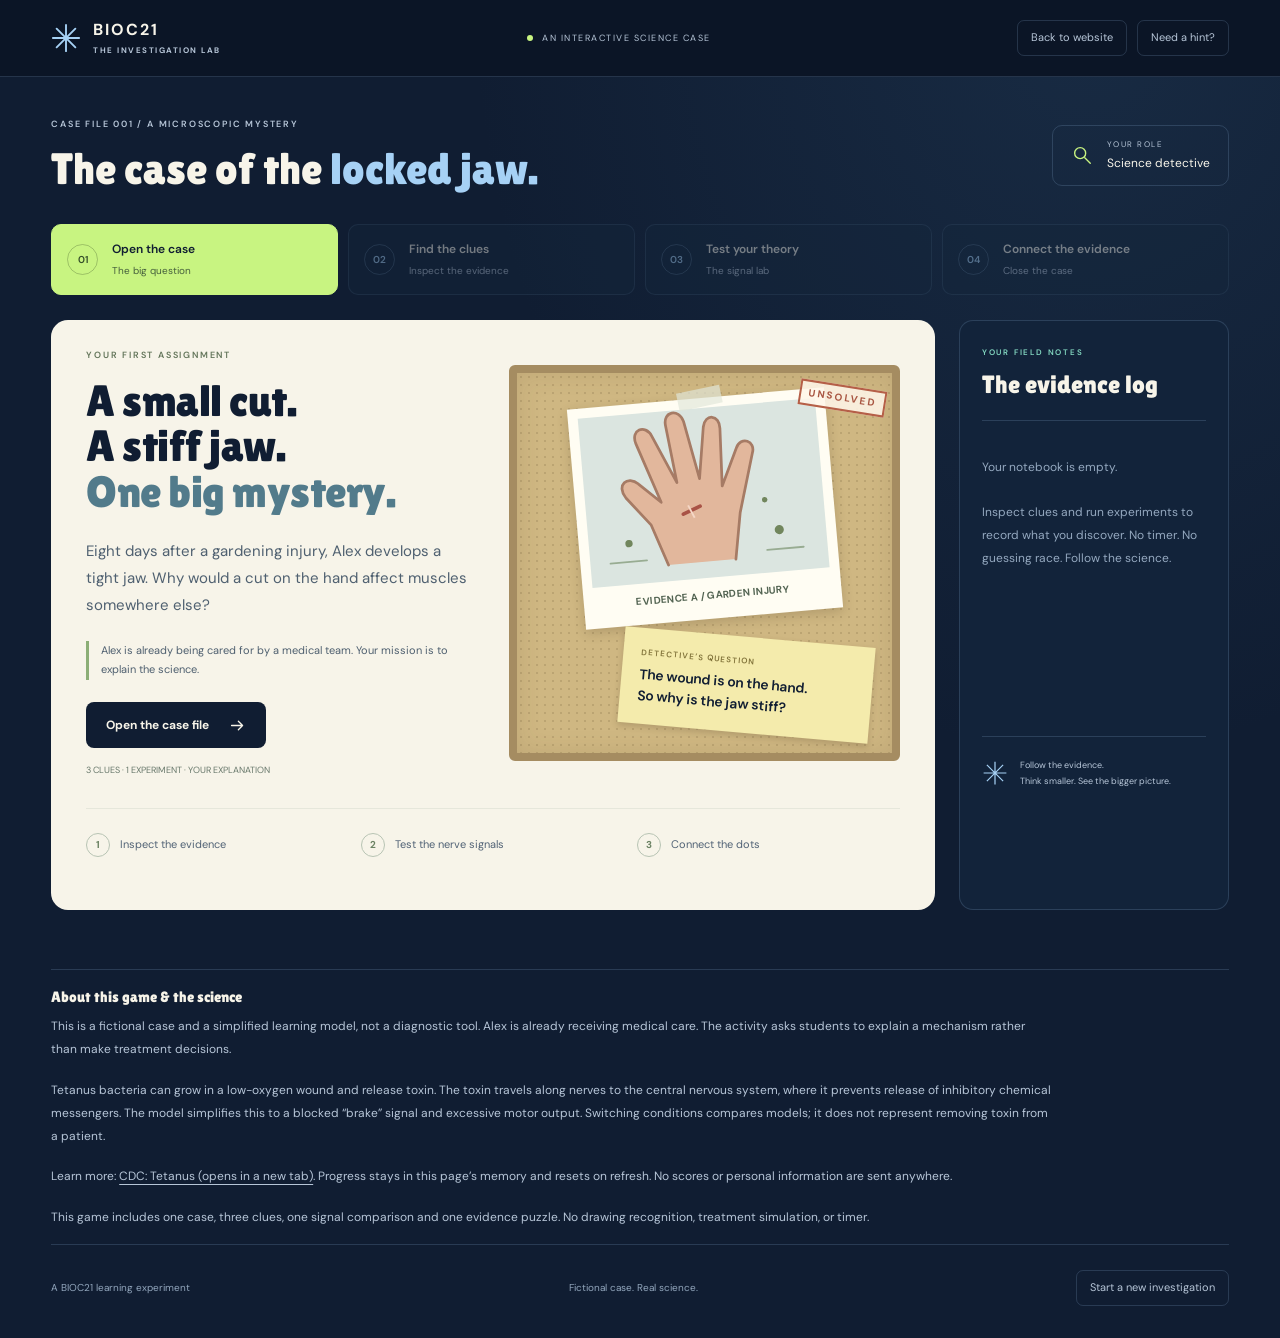
<file: games/locked-jaw/index.html>
<!DOCTYPE html>
<html lang="en">
<head>
  <meta charset="UTF-8"><meta name="viewport" content="width=device-width,initial-scale=1">
  <meta name="theme-color" content="#101d32"><meta name="description" content="Investigate a fictional tetanus case: collect clues, compare nerve signals, and connect the evidence. A BIOC21 science game."><title>The Case of the Locked Jaw | BIOC21</title>
  <link rel="icon" href="../../assets/images/icon.svg" type="image/svg+xml">
  <link rel="stylesheet" href="game.css?v=visible-reading-1"><script src="game.js?v=locked-jaw-1" defer></script>
</head>
<body>
  <a class="skip-link" href="#workspace">Skip to investigation</a>
  <header class="topbar"><a class="brand" href="../../index.html#game" aria-label="BIOC21 website"><svg aria-hidden="true" width="30" height="30" viewBox="0 0 32 32"><path d="M16 2v28M2 16h28M6 6l20 20M6 26L26 6"/></svg><span>BIOC21<small>THE INVESTIGATION LAB</small></span></a><span class="case-label"><span></span> AN INTERACTIVE SCIENCE CASE</span><div class="header-actions"><a class="quiet-button back-link" href="../../index.html#game">Back to website</a><button class="quiet-button" id="help-button" type="button">Need a hint?</button></div></header>
  <main class="game-shell">
    <div class="case-heading"><div><p class="eyebrow">CASE FILE 001 / A MICROSCOPIC MYSTERY</p><h1>The case of the <span>locked jaw.</span></h1></div><div class="detective-tag"><svg aria-hidden="true" width="22" height="22" viewBox="0 0 24 24"><circle cx="10" cy="10" r="6"/><path d="m15 15 6 6"/></svg><span>YOUR ROLE<small>Science detective</small></span></div></div>
    <nav class="case-steps" aria-label="Investigation stages">
      <button type="button" data-stage="briefing"><span class="step-dot">01</span><span>Open the case<small>The big question</small></span></button>
      <button type="button" data-stage="clues" disabled><span class="step-dot">02</span><span>Find the clues<small>Inspect the evidence</small></span></button>
      <button type="button" data-stage="lab" disabled><span class="step-dot">03</span><span>Test your theory<small>The signal lab</small></span></button>
      <button type="button" data-stage="board" disabled><span class="step-dot">04</span><span>Connect the evidence<small>Close the case</small></span></button>
    </nav>
    <div class="workbench">
      <section class="workspace" id="workspace" tabindex="-1" aria-label="Investigation workspace"></section>
      <aside class="notebook" aria-labelledby="notebook-title"><div class="notebook-heading"><span class="mini-label">YOUR FIELD NOTES</span><h2 id="notebook-title">The evidence log</h2><span class="notebook-rule"></span></div><div id="notebook-content"></div><div class="notebook-footer"><svg aria-hidden="true" width="26" height="26" viewBox="0 0 32 32"><path d="M16 2v28M2 16h28M6 6l20 20M6 26L26 6"/></svg><p>Follow the evidence.<br>Think smaller. See the bigger picture.</p></div></aside>
    </div>
    <p class="feedback" id="feedback" role="status" aria-live="polite"></p>
    <section class="teacher-notes" aria-labelledby="teacher-notes-title"><h2 id="teacher-notes-title">About this game &amp; the science</h2><div><p>This is a fictional case and a simplified learning model, not a diagnostic tool. Alex is already receiving medical care. The activity asks students to explain a mechanism rather than make treatment decisions.</p><p>Tetanus bacteria can grow in a low-oxygen wound and release toxin. The toxin travels along nerves to the central nervous system, where it prevents release of inhibitory chemical messengers. The model simplifies this to a blocked “brake” signal and excessive motor output. Switching conditions compares models; it does not represent removing toxin from a patient.</p><p>Learn more: <a href="https://www.cdc.gov/tetanus/about/index.html" target="_blank" rel="noopener noreferrer">CDC: Tetanus (opens in a new tab)</a>. Progress stays in this page’s memory and resets on refresh. No scores or personal information are sent anywhere.</p><p>This game includes one case, three clues, one signal comparison and one evidence puzzle. No drawing recognition, treatment simulation, or timer.</p></div></section>
    <footer><span>A BIOC21 learning experiment</span><span>Fictional case. Real science.</span><button class="quiet-button" id="restart-button" type="button">Start a new investigation</button></footer>
  </main>
  <noscript><p class="noscript">This game needs JavaScript. It uses only local files and does not connect to an AI service.</p></noscript>
</body>
</html>
</file>
<file: styles.css>
@font-face{font-family:DM;src:url('assets/fonts/dm-sans-latin-400-normal.woff2') format('woff2');font-weight:400;font-display:swap}
@font-face{font-family:DM;src:url('assets/fonts/dm-sans-latin-500-normal.woff2') format('woff2');font-weight:500;font-display:swap}
@font-face{font-family:DM;src:url('assets/fonts/dm-sans-latin-600-normal.woff2') format('woff2');font-weight:600;font-display:swap}
@font-face{font-family:DM;src:url('assets/fonts/dm-sans-latin-700-normal.woff2') format('woff2');font-weight:700;font-display:swap}
@font-face{font-family:Lilita;src:url('assets/fonts/lilita-one-latin-400-normal.woff2') format('woff2');font-weight:400;font-display:swap}
:root{--ink:#101d32;--ink-deep:#0b1526;--panel:#182942;--line:#a1c6ed30;--blue:#a6d1f5;--lime:#c8f481;--mint:#83d8c1;--cream:#f7f6ec;--muted:#b6c4d5;--coral:#f0baa6;--body-font:DM,system-ui,-apple-system,BlinkMacSystemFont,'Segoe UI',sans-serif;--radius:20px}
*{box-sizing:border-box}
html{scroll-behavior:smooth;scroll-padding-top:24px}
body{margin:0;width:100%;background:var(--ink);color:var(--cream);font:17px/1.65 var(--body-font)}
button,a,summary{-webkit-tap-highlight-color:transparent}
a{color:inherit;text-underline-offset:4px}
a:hover{color:var(--lime)}
button{font:inherit;cursor:pointer}
:focus-visible{outline:3px solid var(--lime);outline-offset:5px}
img{display:block;max-width:100%;height:auto;object-fit:cover}
[hidden]{display:none!important}
p{margin:0 0 20px}
strong{font-weight:700}
h1,h2,h3{margin:0;font-weight:600;line-height:1.13;text-wrap:balance}
h1,h2{font-family:Lilita,'Arial Rounded MT Bold',sans-serif;font-weight:400}
h3{font-size:21px;letter-spacing:-.4px}
.sr-only{position:absolute;width:1px;height:1px;padding:0;margin:-1px;overflow:hidden;clip-path:inset(50%);white-space:nowrap;border:0}
.skip-link{position:fixed;z-index:30;left:15px;top:10px;background:var(--lime);color:var(--ink);padding:12px 20px;border-radius:8px;transform:translateY(-150%);clip-path:inset(50%)}
.skip-link:focus{transform:translateY(0);clip-path:none}
.site-header{width:100%;min-height:88px;padding:18px 4%;display:flex;align-items:center;justify-content:space-between;gap:30px;background:var(--ink-deep);border-bottom:1px solid var(--line)}
.brand{display:inline-flex;align-items:center;gap:12px;font-size:17px;letter-spacing:2px;font-weight:750;text-decoration:none;line-height:1.2}
.brand>svg{color:var(--blue)}
.brand-subtitle{display:block;color:var(--muted);font-size:8px;letter-spacing:1.7px;margin-top:7px}
nav{display:flex;gap:28px;align-items:center;flex-wrap:wrap}
nav a{text-decoration:none;font-size:12px;font-weight:550;color:#e1e8f0;padding:8px 0}
.nav-badge{display:inline-block;font-size:9px;letter-spacing:.4px;color:var(--muted);border:1px solid var(--line);border-radius:20px;padding:2px 8px;margin-left:4px}
.header-note{font-size:11px;color:var(--muted)}
.hero{position:relative;isolation:isolate;display:flex;align-items:center;min-height:590px;height:calc(100svh - 88px);max-height:1050px;width:100%;overflow:hidden;background:var(--ink-deep)}
.hero-background,.hero-shade{position:absolute;inset:0;z-index:-1;pointer-events:none}
#background-video{display:block;width:100%;height:100%;object-fit:cover;object-position:center 42%}
.hero-shade{background:linear-gradient(90deg,#0b1526ed 2%,#0b1526d4 35%,#0b152677 70%,#0b15262b),linear-gradient(0deg,#101d32 0%,transparent 28%)}
.hero-content{padding:70px 7% 95px;max-width:1000px}
.eyebrow,.mini-label,.sidebar-label,.topic-tag,.reading-tag,.note-label,.symptom-index{font-size:10px;font-weight:650;letter-spacing:1.8px;line-height:1.5}
.eyebrow{color:var(--muted);margin:0 0 24px}
.status-dot{display:inline-block;width:7px;height:7px;background:var(--lime);border-radius:50%;margin:0 8px 1px 0;box-shadow:0 0 16px #c8f48155}
h1{font-size:clamp(90px,10vw,178px);letter-spacing:-3px;line-height:.95;color:var(--cream);margin:0 0 26px}
.title-period{color:var(--lime)}
.hero-question{font-size:clamp(23px,2.4vw,38px);font-weight:550;letter-spacing:-1px;line-height:1.28;margin-bottom:22px;color:var(--blue)}
.hero-subtitle{color:#c7d1dd;font-size:16px;line-height:1.8;margin-bottom:30px}
.button{display:inline-flex;align-items:center;justify-content:center;gap:30px;min-height:50px;border-radius:8px;padding:14px 22px;text-decoration:none;font-size:12px;font-weight:750;transition:transform .2s,background .2s}
.button-lime{background:var(--lime);color:var(--ink)}
.button-lime:hover{background:#dcffac;color:var(--ink);transform:translateY(-3px)}
.arrow,.topic-arrow{width:18px;height:18px;fill:none;stroke:currentColor;stroke-width:1.6;stroke-linecap:round;stroke-linejoin:round}
.hero-label{position:absolute;bottom:30px;left:7%;font-size:8px;letter-spacing:2px;color:#c7d1dd}
.motion-toggle{position:absolute;bottom:22px;right:4%;font-size:11px;min-height:40px;padding:9px 15px;border:1px solid #ffffff55;border-radius:25px;background:#0b1526db;color:var(--cream)}
.video-status{position:absolute;right:4%;bottom:76px;font-size:12px;max-width:350px;background:var(--ink);border-radius:8px;margin:0}
.video-status:not(:empty){padding:9px 13px}
.explorer{padding:70px 5% 80px;width:100%;background:radial-gradient(ellipse at 100% 0%,#23405b55,transparent 45%),var(--ink)}
.explorer-heading{display:flex;align-items:flex-end;justify-content:space-between;gap:30px;margin-bottom:40px}
.explorer-heading .eyebrow{color:var(--lime);margin-bottom:18px}
.explorer-heading h2{font-size:clamp(36px,3.8vw,57px)}
.explorer-heading h2>span{color:var(--blue)}
.explorer-heading>p{font-size:13px;color:var(--muted);margin:0 0 6px;line-height:1.8}
.explorer-layout{display:grid;grid-template-columns:260px minmax(0,1fr);gap:34px;align-items:start}
.topic-sidebar{position:sticky;top:24px}
.sidebar-label{font-size:9px;color:var(--muted);margin-bottom:16px;letter-spacing:2px}
.topic-navigation{display:flex;flex-direction:column;gap:9px}
.topic-link{display:flex;align-items:center;gap:12px;border:1px solid var(--line);border-radius:12px;min-height:83px;padding:16px 14px;text-decoration:none;color:var(--cream);transition:background .2s,border-color .2s}
.topic-link:hover{background:#213752;color:var(--cream)}
.topic-link[aria-selected=true]{background:var(--lime);border-color:var(--lime);color:var(--ink)}
.topic-number{font-size:10px;color:var(--blue);align-self:flex-start;margin-top:4px}
.topic-link[aria-selected=true] .topic-number,.topic-link[aria-selected=true] small{color:#38522d}
.topic-link>span:nth-child(2){font-size:14px;font-weight:650;line-height:1.45}
.topic-link small{display:block;font-size:11px;font-weight:400;color:var(--muted);margin-top:5px}
.topic-arrow{margin-left:auto;flex-shrink:0}
.sidebar-note{border-top:1px solid var(--line);margin-top:27px;padding-top:25px;display:flex;gap:16px;align-items:center}
.sidebar-note>svg{color:var(--blue);flex-shrink:0}
.sidebar-note p{font-size:12px;line-height:1.6;color:var(--muted);margin:0}
.topic-content{min-width:0}
.topic-panel{background:var(--cream);color:var(--ink);border-radius:var(--radius);padding:clamp(28px,3.8vw,66px);margin-bottom:24px;scroll-margin-top:24px;outline-offset:5px}
.topic-panel:focus-visible{outline-color:var(--lime)}
.panel-heading{display:flex;justify-content:space-between;align-items:center;gap:16px;margin-bottom:24px}
.topic-tag{font-size:9px;color:#52657c}
.reading-tag{font-size:8px;background:#e8ecdf;padding:6px 10px;border-radius:5px;white-space:nowrap;color:#4a5b42;letter-spacing:1px}
.topic-panel h2{font-size:clamp(34px,3.3vw,54px);letter-spacing:-.5px;margin-bottom:22px}
.topic-panel h2>span{color:#477292}
.panel-intro{font-size:17px;line-height:1.8;color:#465669;max-width:65ch;margin-bottom:32px}
.microbe-feature{background:#e4e8e2;border-radius:16px;padding:26px;display:grid;grid-template-columns:1.1fr 1fr;gap:30px;align-items:center;margin-bottom:24px}
.microbe-feature img{width:100%;aspect-ratio:1.3;border-radius:12px}
figcaption,.illustration-note{font-size:10px;line-height:1.6;color:#526074;margin:10px 0 0}
.microbe-feature figcaption{text-align:center}
figure{margin:0;min-width:0}
.mini-label{font-size:8px;color:#596e60;display:block;margin-bottom:12px}
.microbe-feature h3{font-size:clamp(24px,2.3vw,36px);font-weight:600;line-height:1.2;margin-bottom:15px;letter-spacing:-1px}
.microbe-feature p{font-size:14px;line-height:1.8;margin-bottom:13px;color:#4d5c58}
.species-label{font-size:10px;padding:5px 8px;background:#f4f4eb;border-radius:4px;display:inline-block;color:#3c5042}
.fact-grid{display:grid;grid-template-columns:repeat(3,minmax(0,1fr));gap:14px;margin:0 0 24px}
.fact-card{overflow:hidden;border:1px solid #cbd3ca;border-radius:12px;background:#f9f8f0}
.fact-art{position:relative;aspect-ratio:16/10;overflow:hidden;background:#fff}
.fact-art img{position:absolute;inset:0;display:block;width:100%;height:100%;object-fit:cover}
.fact-art .supplied-wound-photo{object-fit:contain}
.fact-art .mouth-exam-photo{width:200%;max-width:none;object-position:left center}
.fact-copy{padding:15px 16px 17px}
.fact-card h3{font-size:17px;line-height:1.4;margin-bottom:6px}
.fact-card p{font-size:14px;line-height:1.55;color:#4c5a64;margin:0}
.topic-meme{margin:24px 0;border:1px solid #c4d4cb;border-radius:12px;background:#e6eee5}
.topic-meme figcaption{margin:0;font-size:14px;color:#263e43}
.soil-meme{display:flex;align-items:center;gap:18px;overflow:hidden;padding:0 18px}
.soil-meme img{width:116px;height:86px;flex:0 0 auto;object-fit:cover;object-position:center 40%;border-radius:7px;margin:8px 0}
.soil-meme figcaption{padding:14px 0}
.soil-meme p{margin:0 0 4px}
.soil-meme p:last-child{margin:0}
@media(max-width:550px){
  .fact-grid{grid-template-columns:1fr;gap:10px}
  .fact-card{display:grid;grid-template-columns:minmax(88px,36%) 1fr;align-items:center}
  .fact-art{aspect-ratio:auto;height:100%;min-height:86px}
  .fact-copy{padding:11px 12px}
  .fact-card h3{font-size:15px;margin-bottom:4px}
  .fact-card p{font-size:13px}
  .soil-meme{gap:10px;padding:0 12px}
  .soil-meme img{width:72px;height:76px}
}
.quick-note{display:flex;align-items:center;gap:24px;padding:20px 24px;border-left:3px solid #79a874;background:#e8ecdf;border-radius:0 10px 10px 0;margin:24px 0}
.note-label{color:#4b6944;font-size:8px;max-width:100px;flex-shrink:0}
.quick-note p{font-size:16px;font-weight:550;line-height:1.6;margin:0}
.deeper{border:1px solid #cbd3ca;border-radius:10px;margin-top:12px;overflow:hidden}
.details-body{padding:24px;font-size:15px;color:#465669;line-height:1.8}
.details-body>p:last-child{margin-bottom:0}
.details-body h3,.details-body h4{font-size:16px;color:var(--ink);margin-bottom:14px}
.details-body ul{padding-left:20px;margin-bottom:0}
.details-body li{margin-bottom:14px}
.definition-grid{display:grid;grid-template-columns:1fr 1fr;gap:24px;margin:0}
.definition-grid dt{font-size:15px;font-weight:700;color:var(--ink);margin-bottom:6px}
.definition-grid dd{margin:0;font-size:15px}
.next-topic{display:flex;gap:15px;flex-wrap:wrap;align-items:center;text-decoration:none;border-top:1px solid #cbd3ca;margin-top:32px;padding-top:24px;font-size:14px;font-weight:650;color:#264d67}
.next-topic>span:first-child{font-size:8px;letter-spacing:1px;color:#536c79;margin-right:auto}
.next-topic:hover{color:#3a672b}
.pathway{list-style:none;display:grid;grid-template-columns:repeat(4,minmax(0,1fr));gap:14px;padding:0;margin:30px 0 0}
.pathway li{position:relative;min-width:0}
.pathway li:not(:last-child)::after{content:'';position:absolute;right:-11px;top:42px;z-index:1;width:10px;height:10px;border-top:2px solid #385c78;border-right:2px solid #385c78;transform:rotate(45deg)}
.step-number{position:absolute;left:8px;top:8px;background:var(--cream);color:var(--ink);padding:3px 6px;border-radius:4px;font-size:8px;font-weight:700}
.pathway img{width:100%;aspect-ratio:1/1;border-radius:10px}
.symptom-visual{display:grid;grid-template-columns:.8fr 1.2fr;gap:25px;align-items:center;background:#e6ece6;border-radius:16px;padding:30px;margin-bottom:24px}
.body-illustration{display:flex;align-items:center;flex-direction:column}
.body-illustration svg{max-width:100%;height:auto;fill:#b5c8c9;stroke:#587c8f;stroke-width:2}
.body-illustration .body-marker{fill:#e9b198;stroke:#a2684c;stroke-width:2}
.body-illustration .body-line{fill:none;stroke:#a2684c;stroke-width:1.5;stroke-dasharray:3 4}
.body-illustration>span{font-size:9px;color:#526074}
.symptom-cards>div{border-bottom:1px solid #c4cec6;padding:18px 0}
.symptom-cards>div:first-child{padding-top:0}
.symptom-cards>div:last-child{padding-bottom:0;border:0}
.symptom-index{font-size:8px;color:#647b69;display:block;margin-bottom:8px}
.symptom-cards h3{font-size:19px;margin-bottom:8px}
.symptom-cards p{font-size:15px;line-height:1.8;margin:0;color:#4c5a64}
.timing-note{display:flex;gap:25px;align-items:center;background:#e5e9f0;border-radius:10px;padding:23px;margin:24px 0}
.timing-note strong{font-size:25px;white-space:nowrap;color:#365c7c;letter-spacing:-1px}
.timing-note p{font-size:15px;line-height:1.8;margin:0;color:#4c5a64}
.care-note{padding:16px 18px;border-left:3px solid #a76d57;background:#f0e2d9;border-radius:0 10px 10px 0;font-size:14px;line-height:1.8;margin:24px 0 0;color:#634735}
.recovery-path{list-style:none;padding:0}
.care-infographic{width:min(100%,500px);margin:auto}
.care-infographic img{display:block;width:100%;height:auto;border-radius:8px}
.care-infographic figcaption{font-size:12px;line-height:1.7}
.watch-prompt{background:#e7ecdf;padding:18px 22px;border-radius:10px;margin-bottom:22px}
.watch-prompt .mini-label{margin-bottom:7px}
.watch-prompt p{font-size:14px;margin:0}
.video-frame{position:relative;width:100%;aspect-ratio:16/9;border-radius:12px;overflow:hidden;background:#060c16}
.video-frame video{display:block;width:100%;height:100%;object-fit:contain}
.watch-caption{font-size:11px;color:#526074;line-height:1.8;margin-top:14px}
.media-error{position:absolute;bottom:42px;left:15px;right:15px;padding:12px;background:var(--cream);color:var(--ink);font-size:13px}
.text-link{color:#315c7a;font-size:13px;font-weight:650}
.game-banner{display:flex;align-items:center;gap:26px;padding:38px 5%;background:#1c3046;border-top:1px solid var(--line);border-bottom:1px solid var(--line)}
.game-banner>svg{fill:none;stroke:var(--mint);stroke-width:2;stroke-linecap:round;stroke-linejoin:round;flex-shrink:0}
.game-banner .eyebrow{font-size:8px;margin-bottom:9px;color:var(--mint)}
.game-banner h2{font-size:28px;color:var(--cream)}
.game-banner p{font-size:13px;line-height:1.8;color:var(--muted);margin:12px 0 0;max-width:65ch}
.game-launch{margin-left:auto;flex-shrink:0}
.reference-area{padding:32px 5% 10px;background:var(--ink-deep)}
.reference-section{border-bottom:1px solid var(--line);padding-top:16px}
.reference-section>h2{font-family:var(--body-font);font-size:19px;line-height:1.4;color:var(--cream)}
.reference-grid{display:grid;grid-template-columns:1fr 1fr;gap:60px;padding:25px 0;color:var(--muted);font-size:12px;line-height:1.8}
.reference-grid h3{color:var(--blue);font-size:15px;margin-bottom:15px}
.reference-grid ul{padding-left:17px;margin:0}
.reference-grid li{margin-bottom:10px}
footer{width:100%;display:flex;justify-content:space-between;align-items:center;gap:25px;padding:28px 5% 36px;background:var(--ink-deep);color:var(--muted);font-size:11px}
footer p{margin:0}
.footer-brand{font-size:14px;color:var(--cream)}
.footer-dot{color:var(--blue)}
.up-arrow{transform:rotate(-90deg);vertical-align:middle}
@media(min-width:1700px){.explorer-layout{grid-template-columns:300px minmax(0,1fr);gap:48px}.topic-link>span:nth-child(2){font-size:14px}.topic-link small{font-size:11px}.topic-panel{padding:60px 5vw}.fact-card h3{font-size:18px}.fact-card p,.symptom-cards p{font-size:16px}.panel-intro{font-size:19px}.topic-panel h2{font-size:58px}}
@media(max-width:1100px){.header-note{display:none}.explorer-layout{grid-template-columns:225px minmax(0,1fr);gap:24px}.topic-link{padding:14px 11px;gap:9px}.topic-link>span:nth-child(2){font-size:13px}.topic-arrow{display:none}.topic-panel{padding:30px}.microbe-feature{gap:20px;padding:20px}.pathway{grid-template-columns:1fr 1fr;gap:25px 16px}.pathway li::after{display:none}.symptom-visual{gap:15px;padding:20px}}
@media(max-width:760px){.site-header{flex-wrap:wrap;gap:15px;padding:18px 24px}nav{gap:18px}nav a{font-size:11px}.hero{height:auto;min-height:620px}.hero-content{padding:75px 7% 110px}.hero-label{max-width:45%;line-height:1.8;font-size:7px}.hero-question{font-size:25px}.hero-subtitle{font-size:14px}h1{font-size:clamp(70px,17vw,120px)}.explorer{padding:45px 22px}.explorer-heading{align-items:flex-start;flex-direction:column;gap:20px;margin-bottom:25px}.explorer-heading h2{font-size:37px}.explorer-layout{grid-template-columns:1fr}.topic-sidebar{position:static}.sidebar-label,.sidebar-note{display:none}.topic-navigation{display:grid;grid-template-columns:1fr 1fr;gap:8px}.topic-link{min-height:70px;gap:8px}.topic-link>span:nth-child(2){font-size:13px}.topic-link small{font-size:9px}.topic-panel{padding:26px 22px}.topic-panel h2{font-size:35px}.panel-intro{font-size:15px}.reading-tag{display:none}.microbe-feature{gap:15px;padding:15px}.microbe-feature h3{font-size:22px}.microbe-feature p{font-size:10px}.mini-label{font-size:7px}.species-label{font-size:8px}.quick-note{flex-direction:column;align-items:flex-start;gap:10px;padding:18px}.note-label{max-width:none}.definition-grid{grid-template-columns:1fr}.symptom-visual{grid-template-columns:1fr}.body-illustration svg{max-height:220px}.timing-note{align-items:flex-start;flex-direction:column;gap:10px}.game-banner{padding:28px 24px;gap:18px;flex-wrap:wrap}.game-banner h2{font-size:24px}.game-launch{margin-left:0}.reference-area{padding:28px 24px 0}.reference-grid{grid-template-columns:1fr;gap:20px}footer{padding:25px 24px;flex-wrap:wrap}footer p{width:100%;order:3}.next-topic>span:first-child{width:100%;margin:0}.hero-label{bottom:25px}.motion-toggle{right:24px;font-size:10px}}
@media(prefers-reduced-motion:reduce){html{scroll-behavior:auto}*,*::before,*::after{transition:none!important}}
/* Explorations in the information panels: progress is a record of discoveries. */
.discovery-passport{margin-top:25px;border:1px solid var(--line);border-radius:12px;padding:20px 17px;background:#182e46}
.discovery-passport .mini-label{color:var(--mint);font-size:8px;letter-spacing:1.5px;margin-bottom:12px}
.discovery-passport>p{font-size:12px;color:var(--muted);margin:0 0 12px}
.discovery-passport strong{color:var(--cream);font-size:19px;margin-right:3px}
.discovery-passport progress{display:block;appearance:none;width:100%;height:5px;border:0;border-radius:5px;overflow:hidden;background:#334a61}
.discovery-passport progress::-webkit-progress-bar{background:#334a61}
.discovery-passport progress::-webkit-progress-value{background:var(--lime);border-radius:5px}
.discovery-passport progress::-moz-progress-bar{background:var(--lime);border-radius:5px}
.discovery-passport ul{list-style:none;padding:0;margin:15px 0 0}
.discovery-passport li{font-size:10px;line-height:1.7;color:var(--muted);position:relative;padding:5px 0 5px 20px}
.discovery-passport li::before{content:'';position:absolute;left:0;top:10px;width:7px;height:7px;border:1px solid #8ca7bf;border-radius:50%}
.discovery-passport li.discovered{color:var(--mint)}
.discovery-passport li.discovered::before{background:var(--mint);border-color:var(--mint)}
.activity{border:1px solid #c7d2c4;border-radius:15px;padding:25px;margin:28px 0;background:#eef0e7}
.activity-heading{display:flex;justify-content:space-between;align-items:flex-start;gap:20px;margin-bottom:16px}
.activity-tag{display:block;color:#57714d;font-size:8px;line-height:1.6;font-weight:700;letter-spacing:1.4px;margin-bottom:10px}
.activity-heading h3{font-size:21px;line-height:1.3;letter-spacing:-.4px}
.activity-badge{padding:5px 8px;border:1px solid #c0cdba;border-radius:5px;font-size:7px;line-height:1.5;letter-spacing:1px;color:#607156;flex-shrink:0;font-weight:700;white-space:nowrap}
.activity-badge.explored{background:#d7e9c0;color:#3d5c31;border-color:#afc69d}
.activity-instruction{font-size:14px;line-height:1.8;color:#506172;margin-bottom:19px}
.activity-controls{display:flex;gap:8px;flex-wrap:wrap;margin-bottom:20px}
.activity-controls button,.activity-action{font-family:var(--body-font);font-size:12px;font-weight:650;border:1px solid #adbfaa;border-radius:7px;background:#f8f8ef;color:#385435;min-height:42px;padding:10px 16px;cursor:pointer}
.activity-controls button:hover,.activity-action:hover{background:#dfeccf}
.activity-controls button[aria-pressed=true]{background:#385c46;color:#fffdf0;border-color:#385c46}
.activity button:focus-visible,.activity textarea:focus-visible{outline:3px solid #47734c;outline-offset:4px}
.activity-status{font-size:11px;line-height:1.8;color:#537049;margin:17px 0 0;min-height:18px}
.activity-fallback{font-size:13px;line-height:1.8;color:#506172}
.specimen-display{display:grid;grid-template-columns:1.1fr 1fr;gap:24px;align-items:center}
#specimen-model{display:block;width:100%;height:auto;border:1px solid #bacabe;border-radius:12px;font-family:var(--body-font)}
.specimen-note .mini-label{color:#617652}
.specimen-note h3{font-size:24px;line-height:1.2;margin-bottom:15px}
.specimen-note p{font-size:14px;line-height:1.8;color:#506172;margin:0}
.pathway-stop{position:relative;display:flex;flex-direction:column;align-items:stretch;justify-content:flex-start;width:100%;height:100%;padding:0 0 14px;text-align:left;font-family:var(--body-font);color:var(--ink);border:1px solid #c1cdb9;border-radius:10px;background:#f8f7ee;cursor:pointer}
.pathway-stop:disabled{cursor:default}
.pathway-stop[aria-pressed=true]{outline:3px solid #72945d;outline-offset:3px;background:#e7efd8}
.pathway-stop>strong{margin:11px 10px 5px;font-size:14px;line-height:1.4}
.pathway-stop>.pathway-summary{margin:0 10px;font-size:12px;line-height:1.7}
.pathway-stop img{border-radius:9px 9px 0 0;flex-shrink:0}
.route-activity .pathway{margin-top:20px}
.route-note{margin-top:24px;padding:22px;background:#e0e8d7;border-radius:10px}
.route-note h3{font-size:20px;margin-bottom:12px}
.route-note p{font-size:14px;line-height:1.8;margin:0;color:#475b67}
.body-activity .symptom-visual{padding:20px 5px 0;background:transparent;margin:0;grid-template-columns:.8fr 1.2fr}
.body-map{position:relative;width:260px;max-width:100%;aspect-ratio:260/360}
.body-map>svg{display:block;width:100%;height:auto}
.body-hotspots{position:absolute;inset:0}
.body-hotspot{position:absolute;width:34px;height:34px;border-radius:50%;transform:translate(-50%,-50%);background:#8f503a;border:2px solid #fff7e8;color:white;box-shadow:0 0 0 4px #b7755866;font-size:11px;font-weight:700;display:grid;place-items:center;cursor:pointer;transition:background .2s,box-shadow .2s}
.hotspot-jaw{left:55%;top:20.3%}.hotspot-neck{left:50%;top:32%}.hotspot-abdomen{left:50%;top:57.2%}
.body-hotspot[aria-pressed=true]{background:#385c46;box-shadow:0 0 0 5px #83ad7888}
.symptom-visual.is-interactive .symptom-cards>div{border:0;padding:0}
.body-connection{border-top:1px solid #c1ccba;margin-top:17px!important;padding-top:15px;color:#536a49!important;font-size:13px!important}
.observation-activity label{display:block;font-size:12px;font-weight:650;margin-bottom:10px;color:#435d47}
.observation-activity textarea{display:block;width:100%;font:14px/1.7 var(--body-font);color:var(--ink);padding:14px;border:1px solid #afbfaa;border-radius:8px;resize:vertical;min-height:110px;background:#fffef5}
.observation-activity form .illustration-note{margin-bottom:17px}
.activity-action{background:#385c46;color:#fffdf0;border-color:#385c46}
.activity-action:hover{background:#4a7258;color:#fffdf0}
.activity-action:disabled{background:#d5ddcd;color:#73836c;border-color:#c6d0bf;cursor:not-allowed}
.observation-comparison{border-top:1px solid #bacbb1;margin-top:23px;padding-top:23px}
.observation-comparison h3{font-size:20px;margin-bottom:13px}
.observation-comparison p{font-size:14px;line-height:1.8;color:#465c65}
.observation-reflection{font-size:12px!important;color:#5d7454!important;margin-bottom:0}
.concept-bridge{background:#e4e9dd;border:1px solid #c7d2c0;border-radius:12px;margin-top:30px;padding:23px}
.bridge-label{display:block;font-size:8px;font-weight:700;line-height:1.6;letter-spacing:1.2px;color:#59734d;margin-bottom:13px}
.concept-bridge>p{font-size:15px;line-height:1.8;margin:0;color:#3e5261;max-width:65ch}
.concept-bridge .next-topic{margin-top:19px;padding-top:19px;border-color:#bdcbb6}
@media(max-width:1100px){.specimen-display{grid-template-columns:1fr}.specimen-display>svg{max-height:250px}.route-activity .pathway{gap:20px 14px}.activity{padding:22px}.activity-heading h3{font-size:19px}}
@media(max-width:760px){.discovery-passport{margin-top:18px}.discovery-passport ul{display:grid;grid-template-columns:1fr 1fr;gap:0 15px}.activity{padding:19px;margin:23px 0}.activity-heading{gap:12px}.activity-tag{font-size:7px;letter-spacing:1px}.activity-heading h3{font-size:18px}.activity-badge{font-size:6px;padding:4px 6px}.activity-instruction{font-size:13px}.activity-controls button{padding:9px 12px}.specimen-note h3{font-size:22px}.body-activity .symptom-visual{grid-template-columns:1fr}.body-activity .body-map{width:200px}.body-activity .body-map>svg{max-height:none}.body-hotspot{width:30px;height:30px}.concept-bridge{padding:19px}.concept-bridge>p{font-size:14px}.pathway-stop>strong{font-size:13px}.pathway-stop>.pathway-summary{font-size:11px}.activity-action{font-size:11px}}
/* Sourced textbook artwork: preserve the full image and all original labels. */
.source-diagram{margin-bottom:24px}
.sourced-figure{background:white;border:1px solid #d0d8cd;border-radius:10px;padding:18px;margin:18px}
.sourced-figure>img{display:block;width:100%;height:auto;max-height:560px;object-fit:contain;object-position:center;background:white}
.sourced-figure figcaption{font-size:11px;line-height:1.9;color:#4d5e6a;text-align:left;margin-top:16px}
.sourced-figure figcaption a{color:#315f7b}
.route-detail{margin:22px 0 0}
.pathway li{display:flex;flex-direction:column}
.pathway-stop{height:auto;flex:1}
.pathway-stop img{aspect-ratio:1/1;object-fit:contain;object-position:center;background:white;padding:5px}
@media(max-width:760px){.sourced-figure{padding:12px;margin:12px}.route-detail{margin:20px 0 0}.sourced-figure figcaption{font-size:10px}}
/* The supplied photograph is preserved; observation markers are interface overlays. */
.specimen-micrograph{min-width:0}
#specimen-model.micrograph-frame{position:relative;overflow:hidden;background:white;line-height:0}
.micrograph-frame>img{display:block;width:100%;height:auto;object-fit:contain}
.micrograph-marker{position:absolute;pointer-events:none;box-shadow:0 0 0 2px #fff9;border:3px solid #326143}
.marker-bacterium{left:12%;top:23%;width:14%;height:8%;border-radius:50%;transform:translate(-50%,-50%) rotate(12deg)}
.marker-spore{left:5.7%;top:20.3%;width:7%;aspect-ratio:1;border-radius:50%;transform:translate(-50%,-50%);border-color:#294f87}
.micrograph-toxin-note{position:absolute;left:8px;right:8px;bottom:8px;background:#10263be8;color:#fffdf1;font-size:10px;font-weight:600;line-height:1.6;padding:8px 10px;border-radius:6px;text-align:center}
.specimen-micrograph figcaption{font-size:10px;line-height:1.8;text-align:left;margin-top:12px}
.specimen-micrograph figcaption a{color:#315f7b}
.micrograph-cue{line-height:1.8}
/* Vaccination video and explanation share one panel. */
.vaccination-feature{display:grid;grid-template-columns:minmax(220px,.85fr) minmax(0,1.15fr);gap:32px;align-items:center;margin:30px 0}
.vaccination-video-card{width:100%;max-width:320px;margin:0 auto}
.vaccination-video-frame{position:relative;width:100%;aspect-ratio:480/854;border:1px solid #c3cdc0;border-radius:12px;background:var(--ink-deep);overflow:hidden}
.vaccination-video-frame video{display:block;width:100%;height:100%;object-fit:contain}
.vaccination-video-card figcaption{font-size:11px;line-height:1.8;margin-top:12px;text-align:left;color:#526074}
.vaccination-feature .vaccine-explainer{margin:0;min-width:0}
.vaccine-explainer>p{font-size:15px;line-height:1.65;color:#40545d;margin:0 0 12px}
.vaccine-explainer .details-body{padding:15px 18px;font-size:14px}
.vaccine-explainer .information-heading{font-size:14px;padding:13px 16px}
.vaccine-explainer .vaccine-next-step{font-size:13px;margin:15px 0 0}
.vaccine-next-step a{color:#245671}
@media(max-height:900px){.topic-sidebar{position:static}}
@media(max-width:960px){.vaccination-feature{grid-template-columns:1fr;gap:20px}.vaccination-video-card{max-width:250px}}
/* Three finite reel-style science breaks. The supplied images stay uncropped. */
.break-topic{border-style:dashed;background:#1b3046}
.break-topic .topic-number{color:var(--mint)}
.reels-panel{background:#101a2b;color:var(--cream);padding:28px;border:1px solid var(--line)}
.reels-heading{display:flex;align-items:flex-start;justify-content:space-between;gap:20px;margin-bottom:20px}
.reels-heading .topic-tag{color:var(--mint);display:block;margin-bottom:14px}
.reels-heading h2{font-size:clamp(30px,3vw,44px);margin:0;color:var(--cream)}
.reels-heading h2>span{color:var(--blue)}
.reels-finite-label{font-size:7px;letter-spacing:1px;border:1px solid var(--line);border-radius:20px;padding:7px 10px;white-space:nowrap;color:var(--muted)}
.reels-intro{font-size:12px;line-height:1.8;color:var(--muted);max-width:80ch;margin:0 0 20px}
.reels-toolbar{display:flex;align-items:center;justify-content:space-between;gap:15px;padding:12px 0 18px;font-size:10px;color:var(--muted)}
.reels-dots{display:flex;gap:8px}
.reels-dots button{display:grid;place-items:center;min-width:30px;min-height:30px;border-radius:50%;border:1px solid #6f8da5;background:transparent;color:var(--blue);font:600 10px var(--body-font);cursor:pointer}
.reels-dots button[aria-current]{background:var(--lime);border-color:var(--lime);color:var(--ink)}
.reels-feed{position:relative;border:1px solid var(--line);border-radius:14px;background:#172a40}
.reels-feed.is-enhanced{height:min(750px,calc(100svh - 170px));min-height:450px;overflow-y:auto;scroll-snap-type:y mandatory;scrollbar-width:thin;scrollbar-color:#637f93 #172a40}
.reel-post{display:grid;grid-template-columns:minmax(0,.85fr) minmax(0,1.15fr);gap:24px;padding:22px;scroll-snap-align:start;scroll-snap-stop:always;min-height:100%;border-bottom:1px solid var(--line);align-items:start}
.reel-post:last-child{border-bottom:0}
.reel-media{position:relative;isolation:isolate;aspect-ratio:9/15;min-height:380px;max-height:640px;width:100%;border-radius:12px;background:#08111f;overflow:hidden;color:white}
.reel-backdrop{position:absolute;inset:-24px;background-position:center;background-size:cover;filter:blur(18px);opacity:.45;z-index:-2}
.reel-media-shade{position:absolute;inset:0;background:linear-gradient(180deg,#07101de6,transparent 28%,transparent 58%,#07101df7);z-index:-1}
.reel-media>img{position:absolute;left:0;top:72px;width:100%;height:calc(100% - 205px);object-fit:contain;object-position:center}
.reel-media-top{position:absolute;top:18px;left:15px;right:15px;display:flex;align-items:center;gap:9px}
.reel-avatar{display:grid;place-items:center;width:31px;height:31px;border-radius:50%;border:1px solid #d9f5b388;background:#c8f481;color:#152b24;font-family:Lilita,sans-serif;font-size:17px;flex-shrink:0}
.reel-media-top strong{display:block;font-size:10px;font-weight:650}
.reel-media-top small{display:block;font-size:6px;letter-spacing:1.2px;color:#ccdaeb;margin-top:4px}
.reel-image-label{margin-left:auto;font-size:6px;letter-spacing:1px;border:1px solid #ffffff66;border-radius:4px;padding:4px 5px}
.reel-media-caption{position:absolute;left:19px;right:19px;bottom:19px}
.reel-media-caption>span{display:block;font-size:7px;line-height:1.6;letter-spacing:1.1px;color:var(--mint);margin-bottom:9px}
.reel-media-caption h3{font-size:clamp(19px,1.8vw,26px);line-height:1.2;letter-spacing:-.7px;margin:0 0 12px;color:#fffdf4}
.reel-media-caption>a{font-size:9px;color:#bdcee0}
.reel-question{min-width:0}
.reel-question-top{display:flex;justify-content:space-between;align-items:flex-start;gap:10px;margin:2px 0 16px;font-size:7px;letter-spacing:1.1px;color:var(--mint)}
.reel-answer-status{font-size:6px;letter-spacing:.7px;color:#b4c7d9;text-align:right}
.reel-answer-status.correct{color:var(--lime)}
.reel-answer-status.incorrect{color:var(--coral)}
.reel-scenario{font-size:14px;line-height:1.8;color:#d0dce9;margin-bottom:19px}
.reel-question>h3{font-size:19px;line-height:1.3;margin-bottom:18px;color:var(--cream)}
.reel-form fieldset{border:0;padding:0;margin:0;min-width:0;display:grid;gap:8px}
.reel-choice{position:relative;display:flex;align-items:flex-start;gap:10px;border:1px solid #91b1ce55;border-radius:8px;padding:11px 12px;font-size:13px;line-height:1.65;color:#e3ebf2;cursor:pointer;background:#122238}
.reel-choice input{position:absolute;width:1px;height:1px;padding:0;margin:0;clip-path:inset(50%);overflow:hidden}
.reel-choice:has(input:checked){border-color:var(--blue);background:#28425b}
.reel-choice:has(input:focus-visible){outline:3px solid var(--lime);outline-offset:3px}
.reel-choice-number{display:grid;place-items:center;width:20px;height:20px;flex-shrink:0;border:1px solid #8ba6bf70;border-radius:50%;font-size:9px;font-weight:600;margin-top:1px}
.reel-choice.is-correct{border-color:var(--lime);background:#294936}
.reel-choice.is-incorrect{border-color:var(--coral);background:#4a342e}
.reel-submit{display:flex;justify-content:space-between;align-items:center;gap:25px;width:100%;border:0;border-radius:8px;background:var(--lime);color:var(--ink);font:700 11px var(--body-font);padding:13px 15px;min-height:44px;margin-top:15px;cursor:pointer}
.reel-submit:disabled{background:#344b5e;color:#99adbd;cursor:not-allowed}
.reel-submit .arrow{width:15px;height:15px}
.reel-feedback{border-left:3px solid var(--coral);background:#43352f;padding:16px;border-radius:0 8px 8px 0;margin-top:17px}
.reel-feedback.correct{border-color:var(--mint);background:#233e35}
.reel-feedback h4{font-size:13px;line-height:1.4;margin:0 0 10px;color:var(--cream)}
.reel-feedback p{font-size:13px;line-height:1.85;color:#d3dfe5;margin:0}
.reel-post-links{border-top:1px solid var(--line);margin-top:21px;padding-top:17px;display:flex;flex-direction:column;gap:12px}
.reel-continue{display:flex;align-items:center;justify-content:space-between;gap:15px;font-size:11px;font-weight:650;color:var(--blue);text-decoration:none;line-height:1.7}
.reel-continue .arrow{width:15px;height:15px;flex-shrink:0}
.reel-revisit{font-size:9px;color:var(--muted)}
.reels-bottom-nav{display:flex;align-items:center;justify-content:space-between;gap:16px;margin-top:18px}
.reels-bottom-nav button{font:600 10px var(--body-font);color:var(--cream);background:#253a51;border:1px solid #6f8da566;border-radius:7px;padding:11px 13px;min-height:40px;cursor:pointer;white-space:nowrap}
.reels-bottom-nav button:disabled{opacity:.4;cursor:not-allowed}
.reels-bottom-nav p{font-size:9px;line-height:1.8;color:var(--muted);margin:0;text-align:center}
.reels-credit{font-size:9px;line-height:1.9;color:#91a8be;margin:19px 0 0}
.reel-answer-key{color:var(--muted);font-size:12px;line-height:1.9;margin-top:18px}
.reel-answer-key h4{font-size:13px;margin:0 0 7px;color:var(--cream)}
@media(min-width:1700px){.reel-post{grid-template-columns:minmax(0,.75fr) minmax(0,1.25fr);gap:32px;padding:28px}.reel-scenario{font-size:15px}.reel-choice{font-size:13px;padding:13px 15px}.reel-question>h3{font-size:22px}.reel-media{max-width:390px;margin:auto}.reel-feedback p{font-size:13px}.reel-submit{font-size:12px}.reel-continue{font-size:12px}}
@media(max-width:1100px){.reels-panel{padding:22px}.reel-post{grid-template-columns:1fr;gap:23px}.reel-media{max-width:330px;margin:auto;min-height:0}.reels-finite-label{display:none}.reel-scenario{font-size:14px}.reel-choice{font-size:13px}.reels-feed.is-enhanced{height:700px;max-height:85svh;min-height:430px}.reel-media-caption h3{font-size:25px}.reel-question>h3{font-size:22px}}
@media(max-width:760px){.reels-panel{padding:20px 14px}.reels-heading h2{font-size:30px}.reels-intro{font-size:12px}.reels-toolbar{font-size:9px;gap:8px}.reels-dots{gap:6px}.reels-dots button{min-width:26px;min-height:26px}.reel-post{padding:15px;gap:22px}.reel-media{max-width:330px}.reel-question>h3{font-size:20px}.reel-choice{font-size:12px;padding:10px}.reels-bottom-nav{gap:8px;flex-wrap:wrap}.reels-bottom-nav p{order:3;width:100%;text-align:left}.reels-bottom-nav button{font-size:9px;padding:10px 11px}.reel-feedback p{font-size:12px}.reel-continue{font-size:12px}}

.reel-choice.is-correct:has(input:checked){border-color:var(--lime);background:#294936}
.reel-choice.is-incorrect:has(input:checked){border-color:var(--coral);background:#4a342e}

/* Doctor–patient case: listen, connect the symptoms, then check a choice. */
.doctor-case-media{margin:0 0 28px}
.doctor-case-media figcaption{font-size:12px;line-height:1.8;color:#526074;margin-top:13px}
.lesson-quiz fieldset{border:0;margin:0 0 20px;padding:0;min-width:0;display:grid;grid-template-columns:1fr 1fr;gap:12px}
.quiz-choice{position:relative;display:flex;align-items:center;gap:12px;min-height:65px;padding:16px;border:1px solid #bacaba;border-radius:10px;background:var(--cream);color:#2d4557;font-size:15px;line-height:1.6;cursor:pointer}
.quiz-choice input{position:absolute;width:1px;height:1px;margin:0;clip-path:inset(50%);overflow:hidden}
.quiz-choice-letter{display:grid;place-items:center;width:28px;height:28px;flex-shrink:0;border:1px solid #9dafae;border-radius:50%;font-size:12px;font-weight:700}
.quiz-choice:has(input:checked){border-color:#426e8c;background:#dce8f1}
.quiz-choice:has(input:focus-visible){outline:3px solid #426e8c;outline-offset:3px}
.quiz-choice.is-correct:has(input:checked){border-color:#557c46;background:#dcebcf}
.quiz-choice.is-incorrect:has(input:checked){border-color:#a1644c;background:#f3e0d4}
.lesson-quiz .activity-action:disabled{opacity:.55;cursor:default}
.quiz-feedback>div{border-left:3px solid #a1644c;border-radius:0 8px 8px 0;background:#f3e5da;padding:20px;margin-top:20px}
.quiz-feedback>div.correct{border-color:#557c46;background:#dcebcf}
.quiz-feedback h4{font-size:16px;line-height:1.5;margin:0 0 10px}
.quiz-feedback p{font-size:14px;line-height:1.8;margin:0;color:#405363}
@media(max-width:1100px){.lesson-quiz fieldset{grid-template-columns:1fr}.doctor-case-activity .activity-heading{flex-wrap:wrap}}
@media(max-width:760px){.quiz-choice{padding:13px;font-size:14px}.quiz-feedback>div{padding:16px}.quiz-feedback p{font-size:13px}}

.cell-meme-checks{display:grid;grid-template-columns:repeat(2,minmax(0,1fr));gap:16px;margin:24px 0}
.cell-meme-checks>.meme-check{margin:0;min-width:0}
.meme-check-post{padding:16px;border-radius:9px;background:#20364a;color:var(--cream);margin-bottom:16px}
.meme-check-post h3{font-size:18px;line-height:1.25;margin:0 0 12px}
.meme-check-image{display:block;width:100%;height:clamp(160px,22vw,230px);object-fit:contain;margin:0 0 12px;background:#152637;border-radius:6px}
.meme-check-wide{display:grid;grid-template-columns:minmax(0,1fr) minmax(0,1fr);align-items:start;gap:20px}
.meme-check-wide .meme-check-post{margin:0}
.meme-dialogue p{font-size:13px;line-height:1.55;margin:0 0 6px}
.meme-dialogue p:last-child{margin:0}
.meme-check .lesson-quiz legend{padding:0;margin:0 0 12px;font-size:15px;font-weight:700;line-height:1.4}
.meme-check .lesson-quiz fieldset{gap:8px;margin-bottom:12px}
.meme-check .lesson-quiz fieldset{grid-template-columns:1fr}
.meme-check .quiz-choice{min-height:44px;font-size:13px;padding:9px 10px}
.meme-check .quiz-choice-letter{width:23px;height:23px;font-size:10px}
.meme-check-answer{font-size:14px;margin:12px 0 0}
@media(max-width:900px){.cell-meme-checks,.meme-check-wide{grid-template-columns:1fr}.meme-check-image{height:auto;max-height:230px}}

/* Clear Back/Next links inside the existing topic bridge. */
.topic-flow{display:flex;align-items:center;justify-content:space-between;gap:20px;flex-wrap:wrap;border-top:1px solid #bdcbb6;margin-top:19px;padding-top:12px}
.concept-bridge>.topic-flow:only-child{border-top:0;margin-top:0;padding-top:0}
.topic-flow .next-topic{border:0;margin:0 0 0 auto;padding:10px 0;gap:12px;min-height:44px}
.topic-flow .next-topic>span:first-child{margin-right:0}
.previous-topic{display:inline-flex;align-items:center;min-height:44px;color:#264d67;font-size:14px;font-weight:650;text-decoration:none}
.previous-topic:hover{color:#3a672b}
.optional-break{font-size:13px!important;margin-top:14px!important}
.optional-break a{font-weight:650;color:#264d67}
.discovery-passport .passport-help{font-size:11px;line-height:1.7;color:var(--muted);margin:10px 0 14px}
@media(max-height:1200px){.topic-sidebar{position:static}}

/* Main text explanations are ordinary sections, always visible within their topic. */
.information-heading{margin:0;padding:19px 21px;border-bottom:1px solid #cbd3ca;font-family:var(--body-font);font-size:15px;font-weight:650;line-height:1.5;letter-spacing:normal;text-wrap:wrap}

/* Cell structures and organization use the existing topic-panel format. */
.cell-introduction,.cells-panel section>p{font-size:15px;line-height:1.85;color:#465669}
.cell-explorer,.cell-organization{margin-top:32px}
.cells-panel section>h3{font-size:23px;line-height:1.35;margin-bottom:16px}
.cell-diagram{margin:22px 0 24px}
.cell-diagram-frame{position:relative;width:100%;max-width:813px;margin:0 auto;background:#fff;border:1px solid #cbd3ca;border-radius:12px;overflow:hidden}
.cell-diagram-frame>img{display:block;width:100%;height:auto;object-fit:contain}
.cell-diagram figcaption{max-width:813px;margin:14px auto 0;font-size:11px;line-height:1.8;color:#526074}
.cell-diagram figcaption a{color:#315c7a}
.cell-highlights{position:absolute;inset:0;pointer-events:none}
.cell-highlight{position:absolute;border:3px solid #285f92;box-shadow:0 0 0 2px #fff9;border-radius:50%;transform:translate(-50%,-50%);background:#a6d1f51c}
.cell-part-controls{gap:9px}
.cells-panel button:focus-visible{outline:3px solid #47734c;outline-offset:4px}
.cell-part-notes{margin:0 0 24px;padding:20px 0;border-top:1px solid #cbd3ca;border-bottom:1px solid #cbd3ca}
.cell-part-notes dt{font-size:20px;font-weight:700;line-height:1.4;margin-bottom:10px}
.cell-part-notes dd{margin:0;color:#465669;font-size:15px;line-height:1.85}
.cell-part-notes>div+div{margin-top:20px}
.cell-part-notes>div[hidden]+div{margin-top:0}
.cells-panel .cell-comparison{font-size:14px;line-height:1.85;margin-bottom:16px}
.cells-panel .cell-mechanism-note{font-size:12px;line-height:1.85;color:#526074;margin:18px 0}
.organization-path{display:grid;grid-template-columns:repeat(5,minmax(0,1fr));gap:14px;list-style:none;margin:24px 0;padding:0}
.organization-path li{min-width:0;border-top:3px solid #7ca08b;padding-top:14px}
.organization-path li>span{display:block;font-size:8px;line-height:1.6;letter-spacing:.7px;font-weight:700;color:#527344;margin-bottom:12px}
.organization-path h4{font-size:15px;line-height:1.5;margin:0 0 10px;color:var(--ink)}
.organization-path p{font-size:12px;line-height:1.85;margin:0;color:#465669}
.organization-picture{display:grid;place-items:center;position:relative;width:100%;height:160px;padding:10px;margin:0 0 12px;background:white;border:1px solid #d0d8cd;border-radius:10px;overflow:hidden}
.organization-picture:focus-visible{outline:3px solid #47734c;outline-offset:4px}
.organization-image-crop{display:block;position:relative;width:100%;height:100%;overflow:hidden}
.organization-picture img{display:block;width:100%;height:100%;object-fit:contain}
/* Focus the full spinal cord lengthwise; the complete published source stays linked. */
.organization-picture--cord-lengthwise .organization-image-crop{width:auto;height:100%;aspect-ratio:180/437}
.organization-picture--cord-lengthwise img{position:absolute;left:-188.888889%;top:-23.569794%;width:467.222222%;max-width:none;height:auto}
.organization-view-label{display:block;font-size:10px;line-height:1.6;color:#526074;margin:-5px 0 9px}
.cells-panel .organization-picture-credit{font-size:11px;line-height:1.85;color:#526074;margin:16px 0 22px}
.organization-picture-credit a{color:#315c7a}
@media(max-width:1100px){.organization-path{grid-template-columns:1fr 1fr}}
@media(max-width:760px){.cells-panel section>h3{font-size:21px}.cell-part-controls button{font-size:11px;padding:9px 11px}.cell-diagram figcaption{font-size:10px}.cell-highlight{border-width:2px}.organization-path{grid-template-columns:1fr 1fr}}

/* Tetanus annotations live on the sourced diagram and in its adjacent explanation. */
.cell-diagram-workspace{display:grid;grid-template-columns:minmax(0,2.1fr) minmax(230px,1fr);gap:22px;align-items:start}
.cell-diagram-notes{min-width:0;border-left:1px solid #cbd3ca;padding-left:20px}
.cell-diagram-notes .cell-part-notes{border:0;padding:0;margin:0}
.cell-diagram-notes .cell-part-notes dt{font-size:19px}
.cell-diagram-notes .cell-part-notes dd{font-size:14px}
.cell-part-notes .cell-tetanus-note{margin-top:20px;padding-top:16px;border-top:2px solid #b77e60;color:#684830}
.cell-tetanus-note>strong{display:block;font-size:14px;line-height:1.6;margin-bottom:9px}
.cell-tetanus-hotspots{position:absolute;inset:0;pointer-events:none}
.cell-tetanus-hotspots button{position:absolute;transform:translate(-50%,-50%);display:grid;place-items:center;width:28px;height:28px;border-radius:50%;background:#8f503a;color:white;border:2px solid #fff9e9;box-shadow:0 0 0 3px #8f503a44;pointer-events:auto;font:700 12px var(--body-font);padding:0}
.cell-tetanus-hotspots button[aria-pressed=true]{background:#264d67;box-shadow:0 0 0 4px #264d6744}
.cell-highlight.is-tetanus{border-color:#9a583b;background:#f0baa61c}
.cell-diagram-result{grid-column:1/-1;margin:0;padding:17px 0 0;border-top:1px solid #cbd3ca;font-size:14px;line-height:1.8;color:#385435;font-weight:600}
.cell-diagram-workspace[data-signal=toxin] .cell-diagram-result{color:#74442f}
.cell-diagram-source{margin:0;font-size:11px;line-height:1.8}
.cell-diagram-source a{font-size:11px}
@media(max-width:1100px){.cell-diagram-workspace{grid-template-columns:1fr}.cell-diagram-notes{border-left:0;border-top:1px solid #cbd3ca;padding:20px 0 0}.cell-tetanus-hotspots button{width:26px;height:26px;font-size:11px}}

/* Keep the supplied screenshot drawings, hiding only thin fragments of adjacent figures at their right edges. */
.organization-picture--exploring-neuron .organization-image-crop{width:auto;height:100%;max-width:100%;aspect-ratio:164/136}
.organization-picture--exploring-neuron img{position:absolute;left:0;top:50%;transform:translateY(-50%);width:103.658537%;max-width:none;height:auto}
.organization-picture--exploring-system .organization-image-crop{width:auto;height:100%;max-width:100%;aspect-ratio:80/207}
.organization-picture--exploring-system img{position:absolute;left:0;top:50%;transform:translateY(-50%);width:106.25%;max-width:none;height:auto}
</file>
<file: games/locked-jaw/game.css>
@font-face{font-family:DM;src:url('../../assets/fonts/dm-sans-latin-400-normal.woff2') format('woff2');font-weight:400;font-display:swap}
@font-face{font-family:DM;src:url('../../assets/fonts/dm-sans-latin-600-normal.woff2') format('woff2');font-weight:600;font-display:swap}
@font-face{font-family:DM;src:url('../../assets/fonts/dm-sans-latin-700-normal.woff2') format('woff2');font-weight:700;font-display:swap}
@font-face{font-family:Lilita;src:url('../../assets/fonts/lilita-one-latin-400-normal.woff2') format('woff2');font-weight:400;font-display:swap}
:root{--ink:#101d32;--deep:#0b1526;--panel:#172b43;--line:#a6d1f52b;--blue:#a6d1f5;--cream:#f7f4e9;--lime:#c8f481;--mint:#83d8c1;--coral:#edb49e;--muted:#b6c5d7;--gold:#d3bc80}
*{box-sizing:border-box}
body{margin:0;background:radial-gradient(ellipse at 85% 0%,#28476655,transparent 40%),var(--ink);color:var(--cream);font:15px/1.6 DM,system-ui,sans-serif;min-height:100vh}
button,a{-webkit-tap-highlight-color:transparent}
button{font:inherit;cursor:pointer}
a{color:inherit;text-underline-offset:4px}
button:disabled{cursor:not-allowed}
button:focus-visible,a:focus-visible,[tabindex]:focus-visible{outline:3px solid var(--lime);outline-offset:5px}
button.primary:focus-visible,.clue-card:focus-visible,.evidence-tile:focus-visible,.slot:focus-visible{outline-color:#426a37}
[hidden]{display:none!important}
p{margin:0 0 18px}
h1,h2,h3{margin:0;line-height:1.15;text-wrap:balance}
h1,h2{font-family:Lilita,sans-serif;font-weight:400}
h3{font-size:18px;font-weight:700}
svg{display:block}
.topbar{padding:20px 4%;display:flex;align-items:center;justify-content:space-between;gap:20px;background:var(--deep);border-bottom:1px solid var(--line)}
.brand{display:flex;gap:12px;align-items:center;text-decoration:none;font-weight:700;letter-spacing:2px;font-size:16px;line-height:1.2}
.brand svg{fill:none;stroke:var(--blue);stroke-width:2;stroke-linecap:round}
.brand small{display:block;font-size:8px;letter-spacing:1.5px;color:var(--muted);margin-top:6px}
.case-label{font-size:9px;letter-spacing:1.5px;color:var(--muted);display:flex;align-items:center;gap:9px}
.case-label>span{width:6px;height:6px;border-radius:50%;background:var(--lime)}
.quiet-button{border:1px solid var(--line);background:transparent;color:var(--muted);border-radius:7px;padding:8px 13px;font-size:11px}
.quiet-button:hover{border-color:var(--blue);color:var(--cream)}
.game-shell{width:100%;padding:40px 4% 0}
.case-heading{display:flex;align-items:center;justify-content:space-between;gap:30px;margin-bottom:30px}
.eyebrow,.mini-label{font-size:9px;letter-spacing:1.8px;line-height:1.6;font-weight:600;color:var(--muted)}
.eyebrow{margin-bottom:13px}
h1{font-size:clamp(32px,3.4vw,54px)}
h1>span{color:var(--blue)}
.detective-tag{display:flex;align-items:center;gap:14px;font-size:8px;letter-spacing:1.5px;color:var(--muted);border:1px solid var(--line);border-radius:10px;padding:12px 18px}
.detective-tag svg{fill:none;stroke:var(--lime);stroke-width:1.5;stroke-linecap:round}
.detective-tag small{display:block;font-size:12px;color:var(--cream);letter-spacing:0;margin-top:3px}
.case-steps{display:grid;grid-template-columns:repeat(4,minmax(0,1fr));gap:10px;margin-bottom:25px}
.case-steps button{display:flex;align-items:center;gap:14px;padding:15px;border:1px solid var(--line);background:#14263b;color:var(--cream);border-radius:10px;text-align:left;font-size:12px;font-weight:600}
.step-dot{display:grid;place-items:center;width:31px;height:31px;border-radius:50%;border:1px solid #a6d1f544;font-size:10px;flex-shrink:0;color:var(--blue)}
.case-steps small{display:block;font-size:10px;font-weight:400;color:var(--muted);margin-top:4px}
.case-steps button:disabled{opacity:.43}
.case-steps button[aria-current=step]{background:var(--lime);color:var(--ink);border-color:var(--lime)}
.case-steps button[aria-current=step] .step-dot{border-color:#5c793c66;color:#334d29}
.case-steps button[aria-current=step] small{color:#46603d}
.case-steps button.complete:not([aria-current]) .step-dot{background:#83d8c126;color:var(--mint);border-color:#83d8c155}
.workbench{display:grid;grid-template-columns:minmax(0,1fr) 270px;gap:24px;align-items:start}
.workspace{min-width:0;background:var(--cream);color:var(--ink);border-radius:17px;overflow:hidden;min-height:590px;scroll-margin-top:20px}
.notebook{border:1px solid var(--line);border-radius:14px;background:#12233a;min-height:590px;overflow:hidden}
.notebook-heading{padding:25px 22px 20px}
.notebook-heading .mini-label{color:var(--mint);display:block;margin-bottom:12px;font-size:8px}
.notebook h2{font-size:25px}
.notebook-rule{display:block;height:1px;background:var(--line);margin-top:20px}
#notebook-content{padding:0 22px;min-height:275px}
.empty-notes{font-size:12px;line-height:1.9;color:#94a8bf;padding-top:15px}
.note-entry{border-bottom:1px solid var(--line);padding:14px 0}
.note-entry .note-index{display:block;font-size:8px;letter-spacing:1px;color:var(--mint);margin-bottom:5px}
.note-entry h3{font-size:12px;line-height:1.4;margin-bottom:6px}
.note-entry p{font-size:11px;line-height:1.8;color:var(--muted);margin:0}
.notebook-footer{display:flex;gap:12px;align-items:center;margin:20px 22px 24px;padding-top:20px;border-top:1px solid var(--line)}
.notebook-footer svg{fill:none;stroke:var(--blue);stroke-width:1.5;flex-shrink:0}
.notebook-footer p{font-size:9px;line-height:1.8;color:var(--muted);margin:0}
.scene-header{padding:30px 35px 24px;border-bottom:1px solid #18294222;display:flex;align-items:flex-start;justify-content:space-between;gap:20px}
.scene-header .mini-label{color:#5d725f;display:block;margin-bottom:10px}
.scene-header h2{font-size:32px;line-height:1.1}
.scene-header p{font-size:13px;line-height:1.7;color:#526376;margin:12px 0 0;max-width:65ch}
.scene-badge{font-size:8px;white-space:nowrap;letter-spacing:1px;padding:6px 10px;border-radius:5px;background:#e4eadc;color:#4d6941}
.scene-body{padding:28px 35px 32px}
.primary,.secondary{border:0;display:inline-flex;align-items:center;justify-content:center;gap:20px;min-height:46px;border-radius:8px;padding:12px 20px;font-weight:700;font-size:12px;text-decoration:none}
.primary{background:var(--ink);color:var(--cream)}
.primary:hover{background:#284464}
.primary:disabled{background:#d7ded4;color:#7c8977}
.secondary{border:1px solid #b7c5b2;background:transparent;color:#3b5b36}
.secondary:hover{background:#e7eddf}
.secondary:disabled{opacity:.45}
.button-arrow{width:17px;height:17px;fill:none;stroke:currentColor;stroke-width:1.5;stroke-linecap:round;stroke-linejoin:round}
.briefing-grid{display:grid;grid-template-columns:1fr 1fr;gap:32px;align-items:center}
.briefing-copy .mini-label{color:#63755a;display:block;margin-bottom:16px}
.briefing-copy h2{font-size:clamp(36px,3.4vw,54px);line-height:1.05;letter-spacing:-.5px;margin-bottom:22px}
.briefing-copy h2 span{color:#527b8b}
.briefing-copy>p{font-size:15px;color:#4f6070;line-height:1.8}
.patient-care{font-size:11px!important;line-height:1.8!important;border-left:3px solid #8cae76;padding-left:12px;margin:22px 0}
.duration{font-size:9px;color:#68786b;display:block;margin-top:15px}
.case-art{position:relative;padding:25px 20px 20px;background:#cfb782;border:8px solid #a58c61;border-radius:6px;box-shadow:inset 0 0 25px #59462b22;min-height:360px;isolation:isolate}
.case-art::before{content:'';position:absolute;inset:0;z-index:-1;opacity:.18;background-image:radial-gradient(#614d2b 1px,transparent 1px);background-size:8px 8px}
.paper{background:#fffdf3;padding:15px;box-shadow:0 4px 12px #40301f33;position:relative}
.paper::before{content:'';position:absolute;top:-9px;left:43%;width:44px;height:18px;background:#e2e8daaa;transform:rotate(-7deg)}
.case-photo{transform:rotate(-5deg);width:77%;margin:0 auto 18px;padding:10px 10px 15px}
.case-photo svg{width:100%;height:170px;background:#dbe5e0}
.photo-caption{font-size:10px;font-weight:700;text-align:center;margin-top:10px;letter-spacing:.4px;color:#536452}
.yellow-note{position:relative;background:#f4ebac;padding:18px;width:75%;margin-left:auto;transform:rotate(5deg);box-shadow:0 3px 6px #40301f33;font-size:14px;font-weight:600;line-height:1.5}
.yellow-note span{display:block;font-size:8px;letter-spacing:1px;color:#81733a;margin-bottom:6px}
.case-stamp{display:inline-block;position:absolute;right:6px;top:12px;transform:rotate(9deg);border:2px solid #b55f47;color:#a85541;padding:3px 7px;font-size:10px;font-weight:700;letter-spacing:2px;background:#fff6e9dd;z-index:2}
.mission-strip{display:grid;grid-template-columns:repeat(3,minmax(0,1fr));gap:12px;border-top:1px solid #b8c4b444;margin-top:30px;padding-top:24px}
.mission-strip>div{font-size:11px;color:#526376;display:flex;align-items:center;gap:10px}
.mission-strip b{font-size:10px;color:#6b8263;border:1px solid #b8c4b4;border-radius:50%;width:24px;height:24px;display:grid;place-items:center;flex-shrink:0}
.clue-grid{display:grid;grid-template-columns:repeat(3,minmax(0,1fr));gap:16px}
.clue-card{position:relative;padding:0 0 18px;text-align:left;border:1px solid #bbc9bc;background:#fffdf6;border-radius:10px;overflow:hidden;color:var(--ink);transition:transform .2s,border-color .2s}
.clue-card:hover{transform:translateY(-4px);border-color:#527b8b}
.clue-card[aria-pressed=true]{outline:2px solid #6a9464;outline-offset:2px}
.clue-card img,.clue-card>.clue-art{width:100%;aspect-ratio:1.4;object-fit:cover;display:block}
.clue-card .mini-label{display:block;margin:17px 15px 7px;color:#61775c;font-size:8px}
.clue-card h3{font-size:15px;margin:0 15px 7px}
.clue-card p{font-size:10px;margin:0 15px;color:#637385}
.clue-check{position:absolute;top:10px;right:10px;background:var(--lime);color:#345026;padding:5px 8px;border-radius:5px;font-size:8px;font-weight:700}
.clue-report{background:#e5eadf;border-radius:10px;padding:23px;margin-top:24px;min-height:140px}
.clue-report .mini-label{color:#4c6c48;display:block;margin-bottom:10px}
.clue-report h3{font-size:19px;margin-bottom:12px}
.clue-report p{font-size:13px;line-height:1.9;color:#425564;margin-bottom:10px}
.clue-report p:last-child{margin-bottom:0}
.fact-tag{font-size:11px;font-weight:700;color:#3e5a3a;border-top:1px solid #b9c9b2;padding-top:12px;margin-top:13px}
.scene-actions{display:flex;align-items:center;justify-content:space-between;gap:15px;flex-wrap:wrap;margin-top:25px}
.scene-actions>p{font-size:11px;color:#61725f;margin:0}
.lab-controls{display:flex;gap:12px;flex-wrap:wrap;margin-bottom:18px}
.lab-control{display:flex;align-items:center;gap:12px;border:1px solid #becdbb;background:#edf1e6;border-radius:9px;padding:12px 16px;text-align:left;color:#3e5d38;min-width:200px}
.lab-control>span{font-size:9px;letter-spacing:1px;padding:6px 8px;background:#d9e6cb;border-radius:5px}
.lab-control strong{font-size:12px;display:block}
.lab-control small{display:block;font-size:10px;margin-top:3px;font-weight:400}
.lab-control.toxin{background:#f2e5dc;border-color:#dbc1af;color:#795343}
.lab-control.toxin>span{background:#e6c7b9}
.lab-control:disabled{opacity:.45}
.lab-control[aria-pressed=true]{outline:2px solid #3d685b;outline-offset:2px}
.lab-screen{padding:22px;background:#11243b;color:var(--cream);border-radius:12px;overflow:hidden}
.lab-screen-heading{display:flex;justify-content:space-between;align-items:center;gap:15px;font-size:8px;letter-spacing:1.5px;color:var(--blue);margin-bottom:10px}
.lab-screen svg{width:100%;height:auto;font-family:DM,sans-serif}
.lab-screen .circuit-box{fill:#213b55;stroke:#86b2d36b;stroke-width:1.5}
.lab-screen .nerve-wire{fill:none;stroke:#a6d1f5;stroke-width:4;stroke-linecap:round}
.lab-screen .brake-wire{stroke:#8dd3ab}
.lab-screen .muscle-band{fill:#b5d79c;stroke:#d7eabd;stroke-width:2;transition:transform .4s,fill .4s}
.lab-screen.is-toxin .muscle-band{fill:#d99886;stroke:#efc1b2;transform:translateX(30px) scaleX(.72);transform-box:fill-box;transform-origin:center}
.lab-screen.is-toxin .brake-wire{stroke:#c98070;stroke-dasharray:6 7}
.lab-screen .toxin-marker{display:none}
.lab-screen.is-toxin .toxin-marker{display:block}
.lab-screen.is-toxin .motor-wire{stroke:#ecba9f}
.lab-result{display:grid;grid-template-columns:1fr 2fr;gap:22px;border:1px solid #c6d2be;padding:20px;border-radius:10px;margin-top:18px;background:#e7eddf}
.lab-result h3{font-size:18px;margin-bottom:8px}
.lab-result .mini-label{color:#546e48;display:block;margin-bottom:10px}
.lab-result p{font-size:12px;color:#4e6070;line-height:1.8;margin:0}
.model-note{font-size:10px;line-height:1.8;color:#627263;margin:15px 0 0}
.evidence-instructions{padding:16px 18px;border-radius:8px;background:#e5ebde;color:#4e6650;font-size:12px;margin-bottom:22px}
.tile-bank{display:flex;flex-wrap:wrap;gap:9px;padding:16px;background:#e7e9e0;border:1px dashed #bac9b0;border-radius:10px;min-height:95px;align-items:center}
.evidence-tile{border:1px solid #b5c3b3;border-radius:8px;background:#fffef5;padding:13px 14px;color:var(--ink);font-size:11px;font-weight:600;text-align:left;cursor:grab;max-width:170px}
.evidence-tile[aria-pressed=true]{background:var(--lime);border-color:#789d5c;outline:2px solid #789d5c;outline-offset:1px}
.evidence-tile:active{cursor:grabbing}
.bank-empty{font-size:11px;color:#63715e;margin:0}
.evidence-chain{display:grid;grid-template-columns:repeat(5,minmax(0,1fr));gap:12px;margin:24px 0}
.slot{position:relative;min-height:145px;display:flex;flex-direction:column;align-items:flex-start;justify-content:flex-start;gap:12px;padding:15px 12px;text-align:left;border:1px dashed #a8bba1;border-radius:9px;background:#e8eddf;color:#64745e;font-size:10px;line-height:1.7}
.slot::after{content:'';position:absolute;right:-10px;top:70px;width:7px;height:7px;border-right:2px solid #728d69;border-top:2px solid #728d69;transform:rotate(45deg)}
.slot:last-child::after{display:none}
.slot-number{display:grid;place-items:center;width:22px;height:22px;border-radius:50%;background:#d2dfc6;color:#4d6f43;font-size:9px;font-weight:700;flex-shrink:0}
.slot.filled{border-style:solid;background:#fffef5;color:var(--ink)}
.slot.filled strong{font-size:11px;line-height:1.6}
.slot small{font-size:8px;color:#6b7d64;line-height:1.7}
.slot.drop-target{outline:3px solid #749b5d;background:#dcefc8}
.board-feedback{padding:16px 18px;border-left:3px solid #b0795e;border-radius:0 8px 8px 0;background:#efdfd2;color:#72513b;font-size:12px;line-height:1.8;margin:20px 0 0}
.board-feedback.success{border-color:#6f985b;background:#e0ecd4;color:#426438}
.closed-case{padding:35px;text-align:center}
.closed-badge{display:inline-block;color:#547549;border:2px solid #7c9f6a;border-radius:8px;padding:8px 18px;transform:rotate(-4deg);font-size:12px;font-weight:700;letter-spacing:3px;margin:12px 0 28px}
.closed-case h2{font-size:45px;line-height:1.05;margin-bottom:20px}
.closed-case>p{max-width:600px;font-size:15px;color:#526376;line-height:1.8;margin:0 auto 24px}
.case-conclusion{border-radius:10px;background:#e6ecde;padding:24px;margin:0 0 25px;text-align:left}
.case-conclusion h3{font-size:18px;margin-bottom:14px}
.case-conclusion p{font-size:13px;line-height:1.9;color:#526376;margin:0}
.feedback{margin:17px 0 0;min-height:24px;font-size:12px;color:var(--mint)}
.feedback:not(:empty){padding:12px 16px;border:1px solid var(--line);border-radius:8px;background:#14283f}
.teacher-notes{margin-top:18px;border-top:1px solid var(--line);border-bottom:1px solid var(--line);color:var(--muted)}
.teacher-notes h2{margin:18px 0 10px;font-size:15px;color:var(--cream)}
.teacher-notes>div{font-size:12px;line-height:1.9;max-width:1000px;padding-bottom:15px}
.teacher-notes p:last-child{margin-bottom:0}
footer{display:flex;align-items:center;justify-content:space-between;gap:20px;padding:25px 0 32px;font-size:10px;color:#92a6bc}
.noscript{padding:30px}
@media(min-width:1700px){.workbench{grid-template-columns:minmax(0,1fr) 310px;gap:30px}.scene-body{padding:38px 45px}.scene-header{padding:32px 45px}.briefing-copy>p{font-size:17px}.clue-card h3{font-size:18px}.clue-card p{font-size:12px}.clue-report p{font-size:15px}.notebook{min-height:650px}.notebook-heading{padding:28px}.note-entry h3{font-size:14px}.note-entry p{font-size:13px}.notebook-content{padding:0 28px}.evidence-tile{font-size:13px;max-width:220px}.slot.filled strong{font-size:14px}.slot{min-height:180px}.lab-result p{font-size:14px}}
@media(max-width:1100px){.workbench{grid-template-columns:minmax(0,1fr) 230px;gap:18px}.case-steps button{gap:10px;padding:12px 10px}.case-steps button>span:last-child{font-size:10px}.case-steps small{font-size:9px}.scene-body{padding:25px}.scene-header{padding:25px}.briefing-grid{gap:20px}.case-art{padding:22px 10px 18px;min-height:300px}.case-photo svg{height:130px}.yellow-note{font-size:12px}.evidence-chain{grid-template-columns:repeat(3,minmax(0,1fr));gap:15px}.slot::after{display:none}.lab-result{grid-template-columns:1fr}}
@media(max-width:800px){.topbar{padding:16px 22px;flex-wrap:wrap}.case-label{font-size:8px}.game-shell{padding:28px 22px 0}.detective-tag{display:none}.case-heading{margin-bottom:24px}.case-steps{grid-template-columns:1fr 1fr}.workbench{grid-template-columns:1fr}.notebook{min-height:0}#notebook-content{min-height:0}.briefing-grid{grid-template-columns:1fr}.briefing-copy h2{font-size:43px}.case-art{max-width:420px;width:100%;margin:auto}.case-photo svg{height:170px}.scene-header{gap:10px}.scene-header h2{font-size:28px}.clue-grid{gap:10px}.clue-card h3{font-size:12px}.clue-card p{font-size:9px}.mission-strip{gap:8px}.mission-strip>div{font-size:10px}.lab-control{min-width:0;flex:1;font-size:11px}.scene-badge{font-size:7px}.scene-body{padding:22px}.scene-actions{align-items:flex-start}.evidence-chain{grid-template-columns:1fr 1fr}.slot{min-height:130px}.case-steps button{min-height:67px}.closed-case{padding:25px}.closed-case h2{font-size:37px}footer{flex-wrap:wrap}}
@media(prefers-reduced-motion:reduce){*,*::before,*::after{transition:none!important;animation:none!important}}
.skip-link{position:fixed;left:12px;top:12px;z-index:10;background:var(--lime);color:var(--ink);padding:12px 18px;border-radius:8px;clip-path:inset(50%);transform:translateY(-150%)}
.skip-link:focus{clip-path:none;transform:none}
@keyframes signal-travel{from{transform:translateX(0);opacity:0}15%{opacity:1}to{transform:translateX(118px);opacity:0}}
@keyframes muscle-test{0%,100%{transform:scaleX(1)}35%,60%{transform:scaleX(.75)}}
.lab-screen.has-run .signal-pulse{animation:signal-travel 1.4s ease-out 1}
.lab-screen.is-toxin .signal-pulse{animation-iteration-count:infinite}
.lab-screen.is-normal .muscle-band{transform-box:fill-box;transform-origin:center;animation:muscle-test 1.4s ease-in-out 1}
@media(prefers-reduced-motion:reduce){.lab-screen.has-run .signal-pulse,.lab-screen.is-normal .muscle-band{animation:none}}
.clue-art>svg{width:100%;height:100%}

.header-actions{display:flex;gap:10px;align-items:center;flex-wrap:wrap}
.back-link{text-decoration:none}
</file>
